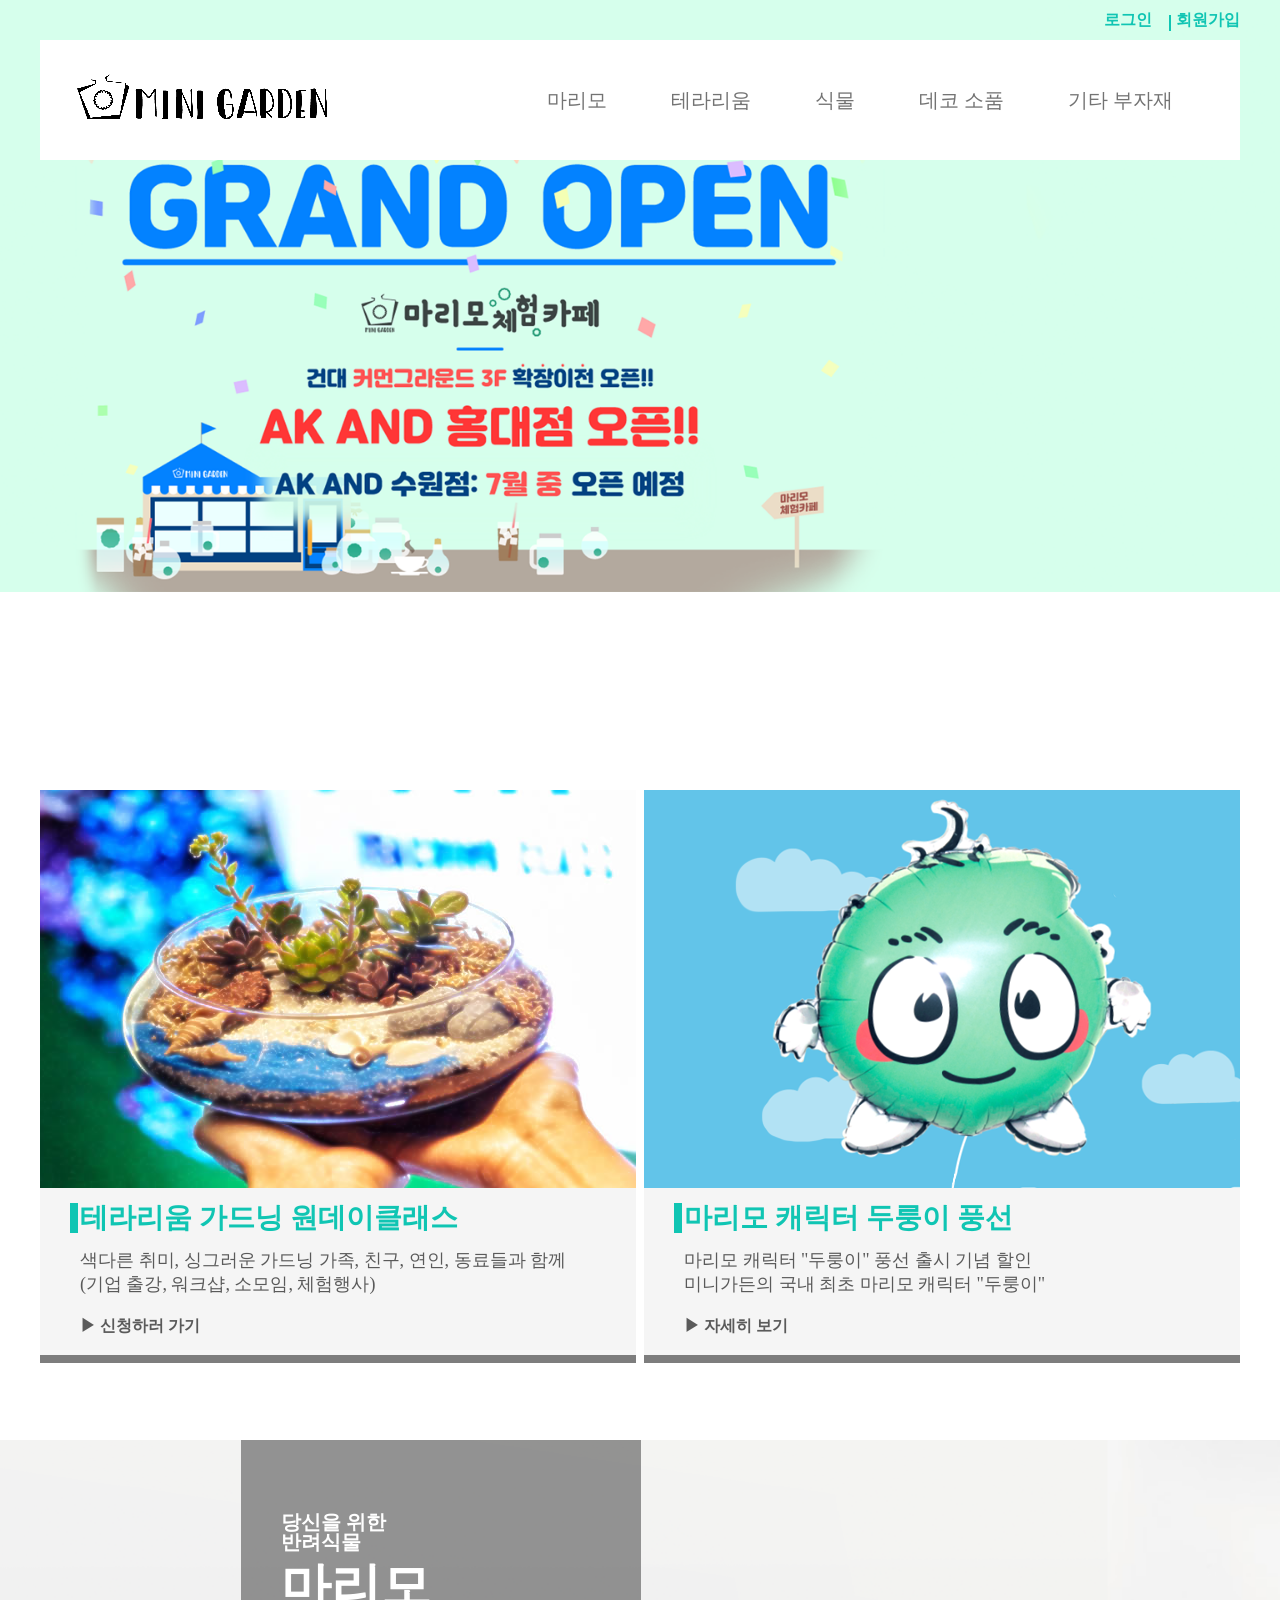
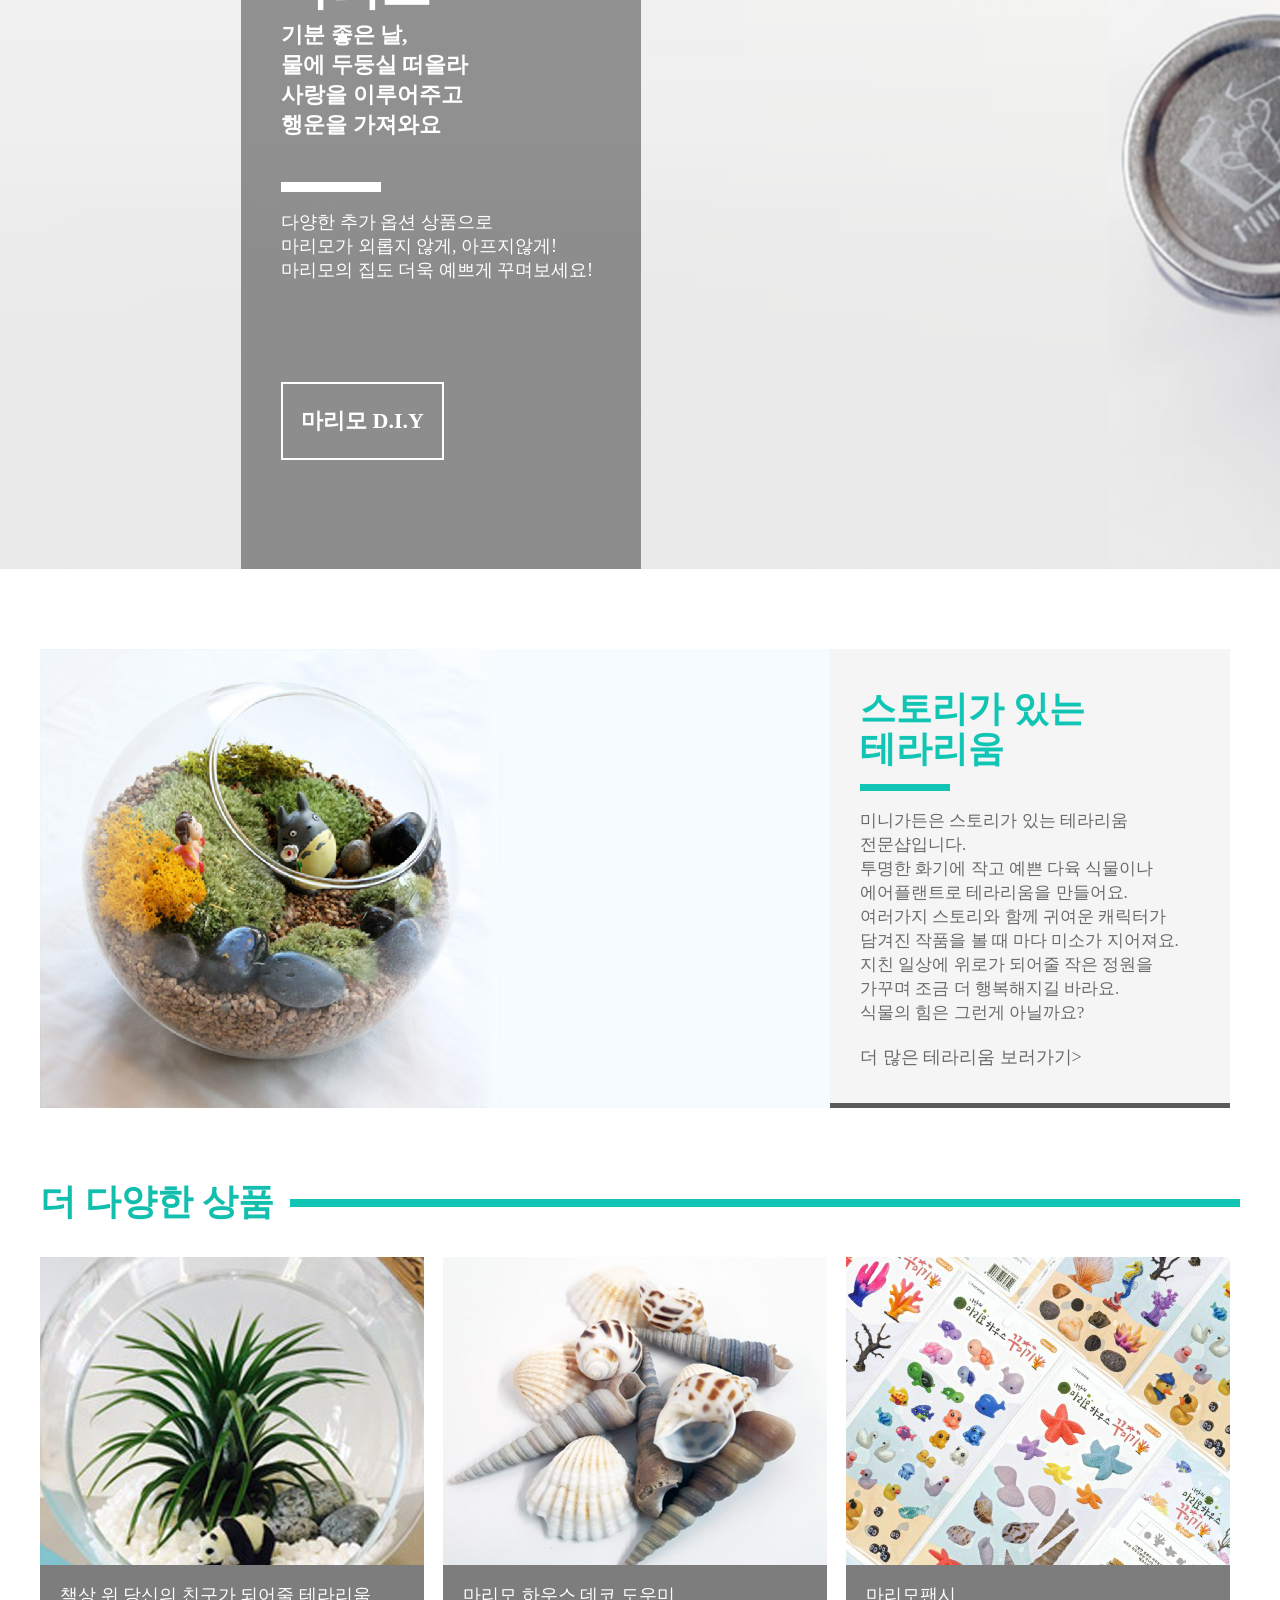
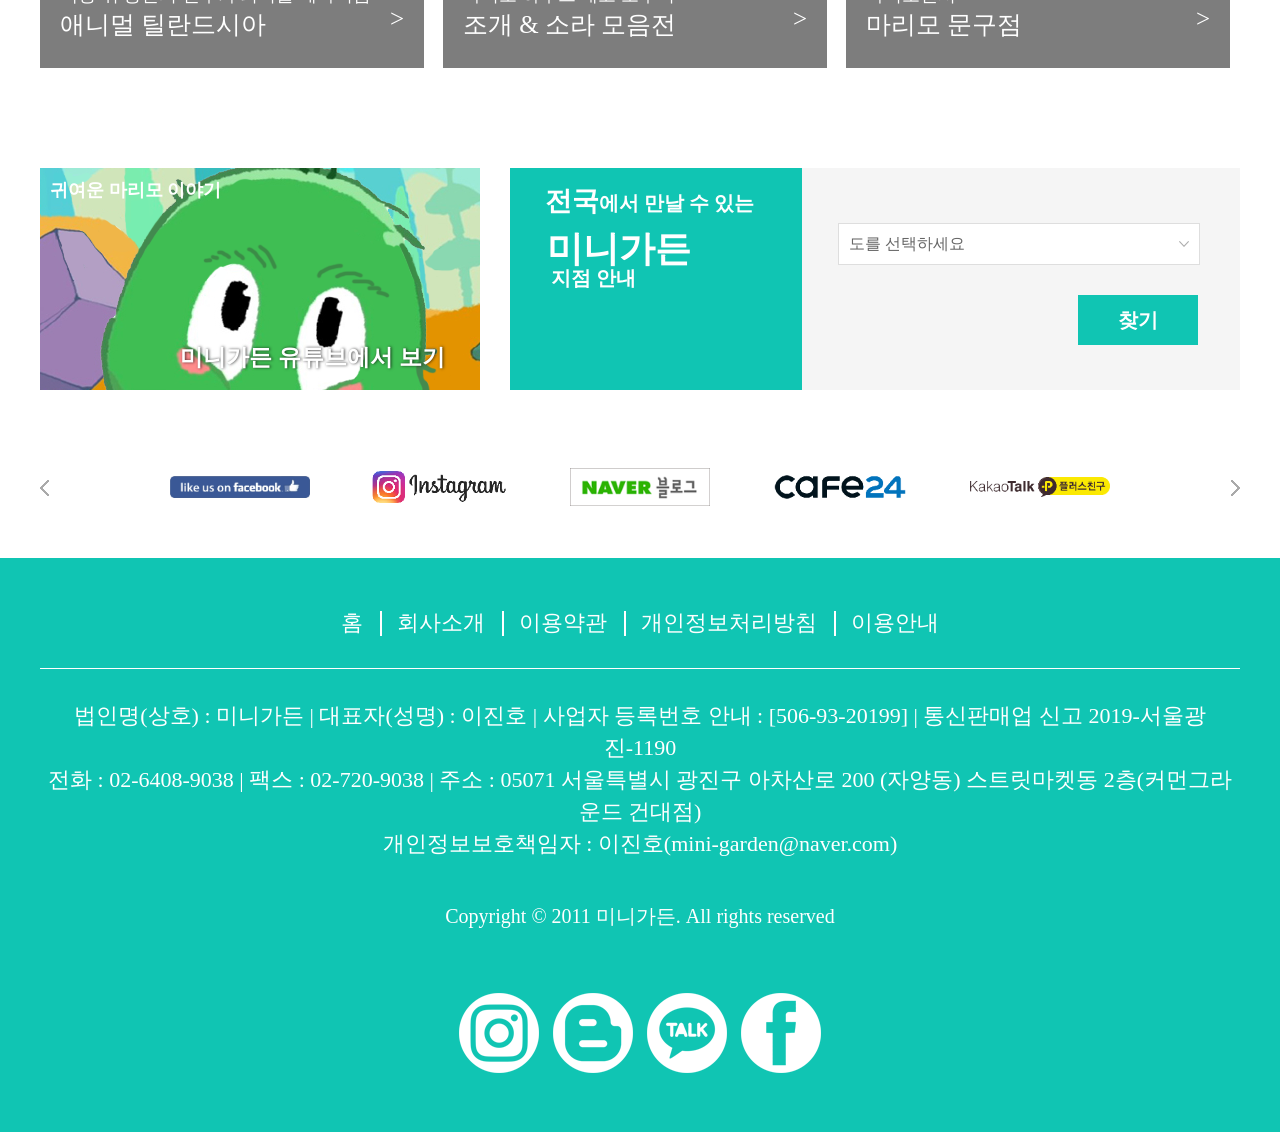
<file: minigarden/index.html>
<!DOCTYPE html>
<html lang="ko">
<head>
<title>title</title>
<meta charset="utf-8">
<meta name="viewport" content="width=device-width, initial-scale=1.0">
<link rel="stylesheet" href="css/style.css">
<link rel="stylesheet" href="assets/css/NotoSansKR.css">

<script src="assets/js/jquery-1.12.4.min.js"></script>
<script src="js/main.js"></script>
</head>

<body>
    <div class="wrapper">
        <header id="header">            
            <div class="menu">
                <div class="location">
                    <ul class="location_inner">
                        <li><a href="">로그인</a></li>
                        <li><a href="">회원가입</a></li>
                    </ul>
                </div>
                <div class="menu_inner">
                    <div class="logo">
                        <h1><a href=""><img src="images/logo.png" alt="logo"></a></h1>
                    </div>
                    <nav id="gnb">
                        <ul>
                            <li><a href="#">마리모</a>
                                <ul>
                                    <li><a href="#">마리모</a></li>
                                    <li><a href="#">마리모 문구점</a></li>
                                </ul>
                            </li>
                            <li><a href="#">테라리움</a>
                                <ul>
                                    <li><a href="#">다육 테라리움</a></li>
                                    <li><a href="#">모스 테라리움</a></li>
                                    <li><a href="#">다육 화분</a></li>
                                </ul>
                            </li>
                            <li><a href="#">식물</a>
                                <ul>
                                    <li><a href="#">틸란드시아</a></li>
                                    <li><a href="#">식물 단품</a></li>
                                </ul>
                            </li>
                            <li><a href="#">데코 소품</a>
                                <ul>
                                    <li><a href="#">이벤트 모음전</a></li>
                                    <li><a href="#">피규어</a></li>
                                    <li><a href="#">보틀</a></li>
                                    <li><a href="#">자갈</a></li>
                                </ul></li>
                            <li><a href="#">기타 부자재</a>
                                <ul>
                                    <li><a href="#">스탠드</a></li>
                                    <li><a href="#">기프트 백</a></li>
                                </ul>
                            </li>
                        </ul>
                    </nav>
                    <div class="menu_shadow"></div>
                </div>
            </div>

            <div class="slide">
                <div class="controller">
                    <div class="slider_pagination">
                        <ul>
                            <li><a href="#">1</a></li>
                            <li><a href="#">2</a></li>
                            <li><a href="#">3</a></li>
                            <li><a href="#">4</a></li>
                        </ul>
                    </div> 
                    <div class="slide_arrow">
                        <ul>
                            <li class="prev"><a href=""><img src="images/prev.png" alt="prev"></a></li>
                            <li class="next"><a href=""><img src="images/next.png" alt="next"></a></li>
                        </ul>
                    </div>
                </div>
               
                <div class="slide_img">
                    <ul>
                        <li><img src="images/slide1.png" alt="slide1"></li>
                        <li><img src="images/slide2.png" alt="slide2"></li>
                        <li><img src="images/slide3.png" alt="slide3"></li>
                        <li><img src="images/slide4.png" alt="slide3"></li>
                    </ul>
                </div>
            </div>
        </header>
        <section id=section>
            <div class="#sec1">
                <div class="main_cont">
                    <div class="main_cont_l">
                        <a href="">
                            <div class="main_cont_1_img">
                                <img src="images/class.png" alt="class">
                            </div>                        
                            <dl>
                                <dt>테라리움 가드닝 원데이클래스</dt>
                                <dd>
                                    <span class="main_cont_info">색다른 취미, 싱그러운 가드닝 가족, 
                                        친구, 연인, 동료들과 함께 <br>
                                        (기업 출강, 워크샵, 소모임, 체험행사) </span><br>
                                
                                    <span class="main_cont_go">▶ 신청하러 가기</span>
                                </dd>
                            </dl>
                        </a>
                    </div>
                    <div class="main_cont_r">
                        <a href="">
                            <div class="balloon_img">
                                <img src="images/balloon.png" alt="balloon">
                            </div>                        
                        <dl>
                            <dt>마리모 캐릭터 두룽이 풍선</dt>
                            <dd>
                                <span class="main_cont_info">마리모 캐릭터 "두룽이" 풍선 출시 기념 할인 <br>
                                    미니가든의 국내 최초 마리모 캐릭터 "두룽이"</span><br>
                                <span class="main_cont_go">▶ 자세히 보기</span>
                            </dd>
                        </dl>
                        </a>
                    </div>
                </div>
            </div>
            <div id="sec2">
                <div class="main_banner">
                    <div class="banner_inner">
                        <div class="banner_info">
                            <div class="banner_text">
                                <div class="text_box">
                                    <span class="banner_title_info">당신을 위한 <br> 반려식물</span>
                                    <h3>마리모</h3>
                                    <span class="banner_cont_info"> 기분 좋은 날, <br> 물에 두둥실 떠올라 <br> 사랑을 이루어주고 <br> 행운을 가져와요</span>
                                    <br>
                                    <span class="banner_marketing">다양한 추가 옵션 상품으로 
                                        <br> 마리모가 외롭지 않게, 아프지않게! <br> 마리모의 집도 더욱 예쁘게 꾸며보세요! </span>
                                    <div class="diy_button"><a href="">마리모 D.I.Y</a></div>
                                </div>
                            </div>
                        </div>
                    </div>               
                </div>
            </div> 
            <div id="sec3">
                <div class="tera">
                    <div class="tera_img"><img src="images/cont.png" alt="cont"></div>
                    <div class="tera_info">
                        <a href="">
                            <div class="text_area">
                                <h2>스토리가 있는 <br>테라리움</h2>
                                <span class="info_cont">
                                    미니가든은 스토리가 있는 테라리움<br>
                                    전문샵입니다.<br>
                                    투명한 화기에 작고 예쁜 다육 식물이나<br>
                                    에어플랜트로 테라리움을 만들어요.<br>
                                    여러가지 스토리와 함께 귀여운 캐릭터가<br>
                                    담겨진 작품을 볼 때 마다 미소가 지어져요.<br>
                                    지친 일상에 위로가 되어줄 작은 정원을<br>
                                    가꾸며 조금 더 행복해지길 바라요.<br>
                                    식물의 힘은 그런게 아닐까요?<br>
                                </span>
                            <p>더 많은 테라리움 보러가기></p>
                            </div>
                            
                        </a>
                    </div>
                </div>
            </div>
            
            <div id="sec4">
                <div class="more_product">
                    <div class="more_title">더 다양한 상품</div>
                    <div class="more_list">
                        <ul>
                            <li>
                                <a href="">
                                    <div class="poroduct1_img">
                                        <img src="images/product1.png" alt="product1">
                                    </div>                                
                                    <dl>
                                        <dt>책상 위 당신의 친구가 되어줄 테라리움</dt>
                                        <dd>애니멀 틸란드시아</dd>
                                    </dl>
                                    <div class="list_go">></div>
                                </a>
                            </li>
                            <li>
                                <a href="">
                                    <div class="product2_img">
                                        <img src="images/product2.png" alt="product2">
                                    </div>                                
                                    <dl>
                                        <dt>마리모 하우스 데코 도우미</dt>
                                        <dd>조개 & 소라 모음전</dd>
                                    </dl>
                                    <div class="list_go">></div>
                                </a>
                            </li>
                            <li>
                                <a href="">
                                    <div class="product3_img">
                                        <img src="images/product3.png" alt="product3">
                                    </div>                                
                                    <dl>
                                        <dt>마리모팬시</dt>
                                        <dd>마리모 문구점</dd>
                                    </dl>
                                    <div class="list_go">></div>
                                </a>
                            </li>
                        </ul>
                    </div> 
                </div>
            </div>
            <div id="sec5">
                <div class="ps">
                    <div class="youtube">
                        <a href="">
                            <desc>
                                <span class="youtube_info">귀여운 마리모 이야기</span>
                                <br>
                                <span class="youtube_connect">미니가든 유튜브에서 보기</span>
                        </desc>
                            <div class="youtube_img">
                                <img src="images/youtube.png" alt="">
                            </div>
                        </a>
                    </div> 
                    <div class="search">
                        <div class="search_title">
                            <dl>
                                <dt>
                                    <span class="search_title_ef">전국</span>에서 만날 수 있는
                                </dt>
                                <dd>
                                    <span class="minigarden">미니가든</span><br>
                                    <span class="information">  지점 안내</span>
                                </dd>
                            </dl>
                        </div>
                        <div class="option">
                            <dl>
                                <dt><a href="#">도를 선택하세요<span></span></a></dt>
                                <dd>
                                    <ul>
                                        <li><a href="/global/en/index" class="eng">경기도</a></li>
                                        <li><a href="/global/cn/index" class="glo">강원도</a></li>
                                        <li><a href="" class="cn">충청도</a></li>
                                        <li><a href="" class="cn">전라도</a></li>
                                        <li><a href="" class="cn">경상도</a></li>
                                    </ul>
                                </dd>
                            </dl>
                            <div class="button"><a href="">찾기</a></div>
                        </div>
                    </div>
                </div>
                <div class="rel_site">
                    <div class="rel_site_inner">
                        <div class="site_wrapper">
                            <ul>
                                <li><a href=""><img src="images/facebook2.png" alt="footer banner1"></a></li>
                                <li><a href=""><img src="images/instragram2.png" alt="footer banner2"></a></li>
                                <li><a href=""><img src="images/blog2.png" alt="footer banner3"></a></li>
                                <li><a href=""><img src="images/cafe24.png" alt="footer banner4"></a></li>
                                <li><a href=""><img src="images/kakao.png" alt="footer banner5"></a></li>
                                <li><a href=""><img src="images/youtube2.png" alt="footer banner6"></a></li>
                            </ul>                            
                        </div>           
                        <div class="direction">
                            <a href="" class="prev"><img src="images/footer_btn_prev.jpg" alt="footer prev"></a>
                            <a href="" class="next"><img src="images/footer_btn_next.jpg" alt="footer next"></a>
                        </div>             
                    </div>
                </div>
            </div>
            
        </section>
        <footer id=footer>
            <div class="footer_inner">
                <div class="com_info">
                    <ul>
                        <li><a href="">홈</a></li>
                        <li><a href="">회사소개</a></li>
                        <li><a href="">이용약관</a></li>
                        <li><a href="">개인정보처리방침</a></li>
                        <li><a href="">이용안내</a></li>
                    </ul>
                </div>
                <div class="under_info">
                    법인명(상호) : 미니가든  |  대표자(성명) : 이진호  |  사업자 등록번호 안내 : [506-93-20199]  |  통신판매업 신고 2019-서울광진-1190 <br>
                    전화 : 02-6408-9038  |  팩스 : 02-720-9038  |  주소 : 05071 서울특별시 광진구 아차산로 200 (자양동) 스트릿마켓동 2층(커먼그라운드 건대점)<br>
                    개인정보보호책임자 : 이진호(mini-garden@naver.com)
                </div>
                <div class="copy_right">Copyright © 2011 미니가든. All rights reserved</div>
                <div class="sns_list">
                    <ul>
                        <li><a href=""><img src="images/instargram.png" alt="instargram"></a></li>
                        <li><a href=""><img src="images/blog.png" alt="blog"></a></li>
                        <li><a href=""><img src="images/kakaotalk.png" alt="kakao"></a></li>
                        <li><a href=""><img src="images/facebook.png" alt="facebook"></a></li>
                    </ul>
                </div>
            </div>
            
        </footer>
    </div>
</body>
</html>
</file>
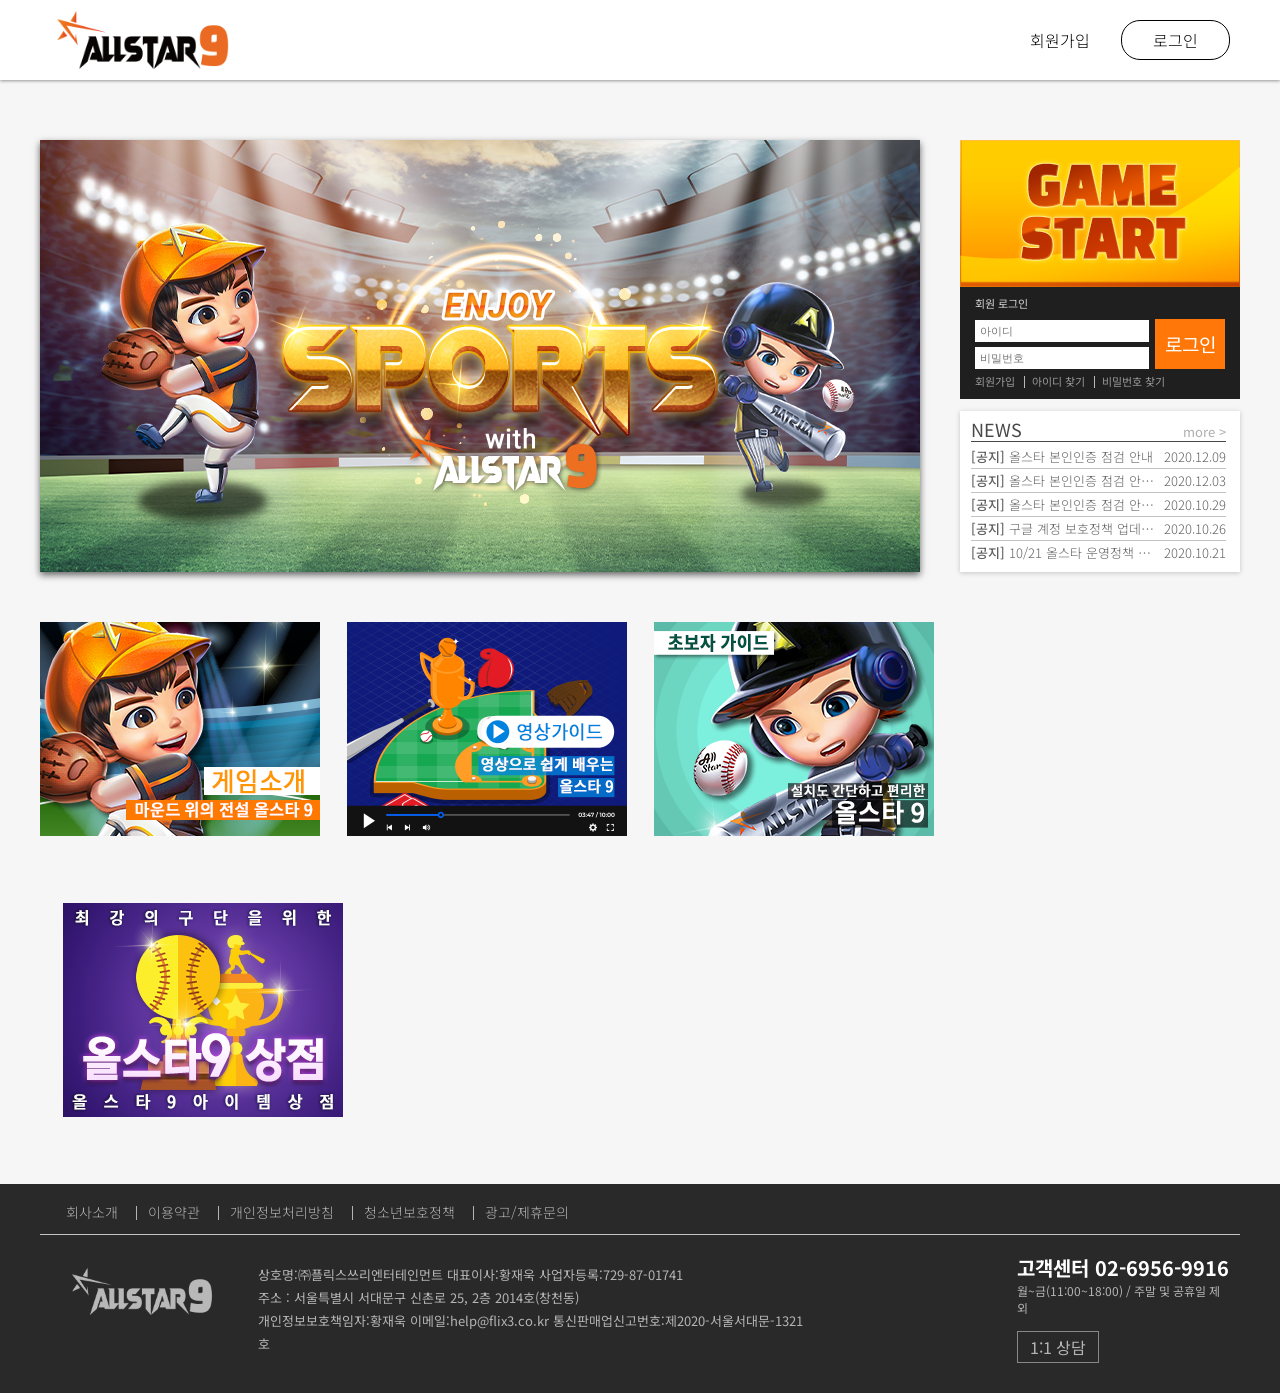
<file: allstar/allstar9/index.html>
<!DOCTYPE html>
<html lang="ko">
<head>
    <meta charset="UTF-8">
    <meta name="viewport" content="width=device-width, initial-scale=1.0">
    <link rel="preconnect" href="https://fonts.gstatic.com">
    <link href="https://fonts.googleapis.com/css2?family=Noto+Sans+KR:wght@100;300;400;500;700;900&display=swap" rel="stylesheet">
    <link rel="stylesheet" href="css/reset.css">
    <link rel="stylesheet" href="css/global.css">
    <title>올스타 9</title>
    <style>              
        #sec1 {
            margin-top: 60px;
            display: flex;            
        }
        .main_bnr {
            width: 880px;
            height: 432px;
            box-shadow: 0 3px 7px rgba(0, 0, 0, 0.6);
        }
        .sec1_right {
            margin-left: 40px;
            width: 280px;
            height: 432px;
        }
        .start a {
            display: block;
            width: 280px;
            height: 147px;
            text-indent: -9999px;
            overflow: hidden;
            background: url(images/start.png) center center no-repeat;
            background-size: contain;
        }
        .start:hover a {
            background-position: 0 2px;
        }
        .login {
            position: relative;
            width: 280px;
            height: 112px;
            padding: 8px 15px;
            background-color: #1f1f1f;
            box-sizing: border-box;
        }
        .login p {
            margin-bottom: 5px;
            font-weight: 400;
            font-size: 11px;
            color: #d5d5d5;
        }
        .login_input input {
            margin-bottom: 1px;
            width: 174px;
            height: auto;
            line-height: normal;
            padding: 5px 0 5px 5px;
            font-weight: 400;
            font-size: 11px;    
            border: none;
            box-sizing: border-box;        
        }
        .login_input .password {
            margin-bottom: 0;
        }
        .login_btn {
            position: absolute;
            top: 32px;
            right: 15px;
        }
        .login_btn a {
            display: block;
            width: 70px;
            height: 50px;
            font-size: 19px;            
            text-align: center;
            line-height: 50px;
            color: #fff;
            background-color: #ff7709;
        }
        .login_locate {
            margin-top: -2px;
        }
        .login_locate li {
            position: relative;
            display: inline-block;
            margin-left: 13px;
        }
        .login_locate li:first-child {           
            margin-left: 0;
        }
        .login_locate li a {
            font-size: 11px;
            color: #979797;
        }
        .login_locate li::before {
            content: "";
            display: block;
            position: absolute;
            width: 1px;
            height: 12px;
            background-color: rgb(185, 185, 185);
            top: 9px;
            left: -8px;
        }
        .login_locate li:first-child::before {
            display: none;
        }
        .news {
            width: 280px;
            height: 161px;
            margin-top: 12px;
            padding: 5px 11px;
            background-color: #fff;
            box-sizing: border-box;
            box-shadow: 0 1px 5px rgba(0, 0, 0, 0.2);
        }
        .news_top {
            position: relative;
        }
        .news_top::after {
            position: absolute;
            content: "";
            display: block;
            width: 255px;
            height: 1px;
            top: 25px;
            left: 0;
            background-color: #484848;
        }
        .news_top li {
            display: inline-block;
            margin-left: 157px;
        }
        .news_top li:first-child {
            margin-left: 0;
        }
        .news_top li p {
            font-size: 18px;
            color: #484848;
        }
        .news_top li a {
            font-size: 13px;
            color: #aeadad;
        }
        .news_list {
            margin-top: 5px;
        }
        .news_list li {
            position: relative;            
            margin-top: 5px;           
        }
        .news_list li a {
            display: flex;
            font-size: 13px;
            font-weight: 300;
            color: #606060;
        }
        .news_list li a .title_text {
            font-weight: 500;
        }
        .news_list li a .desc_text {
            display: block;
            width: 150px;
            margin-right: 5px;
            text-overflow:ellipsis;
            white-space:nowrap;
            word-wrap:normal;
            overflow:hidden;
        }
        .news_list li::before {            
            position: absolute;
            display: block;
            content: "";
            width: 255px;
            height: 1px;
            top: -3px;
            background-color: #c3c3c3;
        }
        .news_list li:first-child:before {      
            display: none;
        }
        #sec2 {
            margin-top: 50px;
            
        }
        #sec2 li {
            display: inline-block;
            width: 280px;
            height: 214px;
            margin-left: 23px;
            vertical-align: top;
            margin-bottom: 67px;
            text-indent: -9999px;
            overflow: hidden;
        }
        #sec2 li a {
            display: block;
            width: 280px;
            height: 214px;
        }
        #sec2 li:first-child {
            margin-left: 0;
            background: url(images/bot_bnr01.png) center center no-repeat;
            background-size: contain;
        }
        #sec2 li:nth-child(2) {
            background: url(images/bot_bnr02.png) center center no-repeat;
            background-size: contain;
        }
        #sec2 li:nth-child(3) {
            background: url(images/bot_bnr03.png) center center no-repeat;
            background-size: contain;
        }
        #sec2 li:last-child {
            background: url(images/bot_bnr04.png) center center no-repeat;
            background-size: contain;
        }
        /* popup */
        .dim {
            position: absolute;
            display: none;
            top: 0;
            left: 0;
            width: 100%;
            height: 100%;
            background-color: rgba(0, 0, 0, 0.4);
            z-index: 10;
        }
        .dim.on {
            display: block;
        }
        #pop_com {
            position: fixed;
            display: none;
            width: 300px;
            height: 100px;
            text-align: center;
            background-color: #fff;
            top: 300px;
            left: 50%;
            margin-left: -150px;
            padding: 20px;
            box-sizing: border-box;
            border: 1px solid #777;
            box-shadow: 0 1px 4px rgba(0, 0, 0, 0.9);
            z-index: 15;
        }
        #pop_com.on {
            display: block;
        }
        #pop_com p {
            font-size: 24px;
            font-weight: 700;
            color: #f35303;
        }
        .close {
            margin: 0 auto;
            margin-top: 5px;
            display: block;
            width: 60px;
            height: 28px;
            font-weight: 400;
            text-align: center;
            background-color: #f76b1c;
            border: 1px solid #d04907;
            color: #fff;
            border-radius: 7px;
            cursor: pointer;
        }
    </style>
</head>
<body>
    <div class="wrapper">
        <header id="header">
            <div class="header_inner">
                <h1 id="logo">
                    <a href="index.html">
                        <img src="images/logo.png" alt="로고">
                    </a>                    
                </h1>
                <div class="locate">
                    <ul>
                        <li><a href="https://www.allstargame.co.kr/members/joinSelect" class="join">회원가입</a></li>
                        <li><a href="#" class="locate_login">로그인</a></li>
                    </ul>
                </div>
            </div>
        </header>
        <section id="section">
            <div id="sec1">
                <div class="main_bnr">
                    <img src="images/main_bnr.jpg" alt="메인배너">
                </div>
                <div class="sec1_right">
                    <div class="start">
                        <a href="javascript:void(0);">game start</a>
                    </div>
                    <div class="login">
                        <p>회원 로그인</p>
                        <div class="login_input">
                            <input type="text" name="로그인" class="id_area" value placeholder="아이디">
                        </div> 
                        <div class="login_input">
                            <input type="password" name="비밀번호" class="password" value placeholder="비밀번호">
                        </div>                         
                        <div class="login_btn">
                            <a href="#">로그인</a>
                        </div>
                        <div class="login_locate">
                            <ul>
                                <li><a href="https://www.allstargame.co.kr/members/joinSelect">회원가입</a></li>
                                <li><a href="https://www.allstargame.co.kr/find/findId">아이디 찾기</a></li>
                                <li><a href="https://www.allstargame.co.kr/find/findPw">비밀번호 찾기</a></li>
                            </ul>
                        </div>
                    </div>
                    <div class="news">
                        <div class="news_top">
                            <ul>
                                <li><p>NEWS</p></li>
                                <li><a href="https://www.allstargame.co.kr/customer/notice" class="more">more ></a></li>
                            </ul>
                        </div>
                        <div class="news_list">
                            <ul>
                                <li>
                                    <a href="https://www.allstargame.co.kr/customer/noticeView/15">
                                        <span class="title_text">[공지]</span>&nbsp;<span class="desc_text">올스타 본인인증 점검 안내</span><span class="news_date">2020.12.09</span>
                                    </a>
                                </li>
                                <li>
                                    <a href="https://www.allstargame.co.kr/customer/noticeView/13">
                                        <span class="title_text">[공지]</span>&nbsp;<span class="desc_text">올스타 본인인증 점검 안내[완료]</span><span class="news_date">2020.12.03</span>
                                    </a>
                                </li>
                                <li>
                                    <a href="https://www.allstargame.co.kr/customer/noticeView/12">
                                        <span class="title_text">[공지]</span>&nbsp;<span class="desc_text">올스타 본인인증 점검 안내[완료]</span><span class="news_date">2020.10.29</span>
                                    </a>
                                </li>
                                <li>
                                    <a href="https://www.allstargame.co.kr/customer/noticeView/11">
                                        <span class="title_text">[공지]</span>&nbsp;<span class="desc_text">구글 계정 보호정책 업데이트 관련 안내</span><span class="news_date">2020.10.26</span>
                                    </a>
                                </li>
                                <li>
                                    <a href="https://www.allstargame.co.kr/customer/noticeView/9">
                                        <span class="title_text">[공지]</span>&nbsp;<span class="desc_text">10/21 올스타 운영정책 위반 계정 조치 안내</span><span class="news_date">2020.10.21</span>
                                    </a>
                                </li>
                            </ul>
                        </div>
                    </div>
                </div>
            </div>
            <div id="sec2">
                <ul>
                    <li>
                        <a href="html/info.html">
                            게임소개
                        </a>                        
                    </li>
                    <li>
                        <a href="javascript:void(0);" onClick="alert('준비중입니다')">
                            영상가이드
                        </a>                        
                    </li>
                    <li>
                        <a href="html/guide.html">
                            초보자 가이드
                        </a>                        
                    </li>
                    <li>
                        <a href="javascript:void(0);" onClick="alert('준비중입니다')">
                            올스타9 상점
                        </a>                       
                    </li>
                </ul>
            </div>
        </section>
        <footer id="footer">
            <div class="footer_inner">
                <div id="ftr1">
                    <ul>
                        <li><a href="http://flix3.co.kr/">회사소개</a></li>
                        <li><a href="https://www.allstargame.co.kr/help/policy">이용약관</a></li>
                        <li><a href="https://www.allstargame.co.kr/help/privacy">개인정보처리방침</a></li>
                        <li><a href="https://www.allstargame.co.kr/help/youth">청소년보호정책</a></li>
                        <li><a href="">광고/제휴문의</a></li>
                    </ul>
                </div>
                <div id="ftr2">
                    
                    <div class="f_logo">
                        <img src="images/logo_gray.png" alt="logo">
                    </div>
                    <div class="info_desc">
                        <ul>
                            <li>상호명:㈜플릭스쓰리엔터테인먼트   대표이사:황재욱   사업자등록:729-87-01741</li>
                            <li>주소 : 서울특별시 서대문구 신촌로 25, 2층 2014호(창천동)</li>
                            <li>개인정보보호책임자:황재욱   이메일:help@flix3.co.kr   통신판매업신고번호:제2020-서울서대문-1321호</li>
                        </ul>
                    </div>
                    <div class="cs_info">
                        <dl>
                            <dt>고객센터 02-6956-9916</dt>
                            <dd>월~금(11:00~18:00) / 주말 및 공휴일 제외</dd>
                        </dl>
                        <a href="https://www.allstargame.co.kr/customer/qnaWrite">
                            1:1 상담
                        </a>
                    </div>
                </div>
            </div>            
        </footer>
        <!-- pop -->
        <div class="dim"></div>
        <div id="pop_com">
            <p>COMMING SOON</p>
            <button class="close">CLOSE</button>
        </div>
    </div>
</body>
</html>
</file>
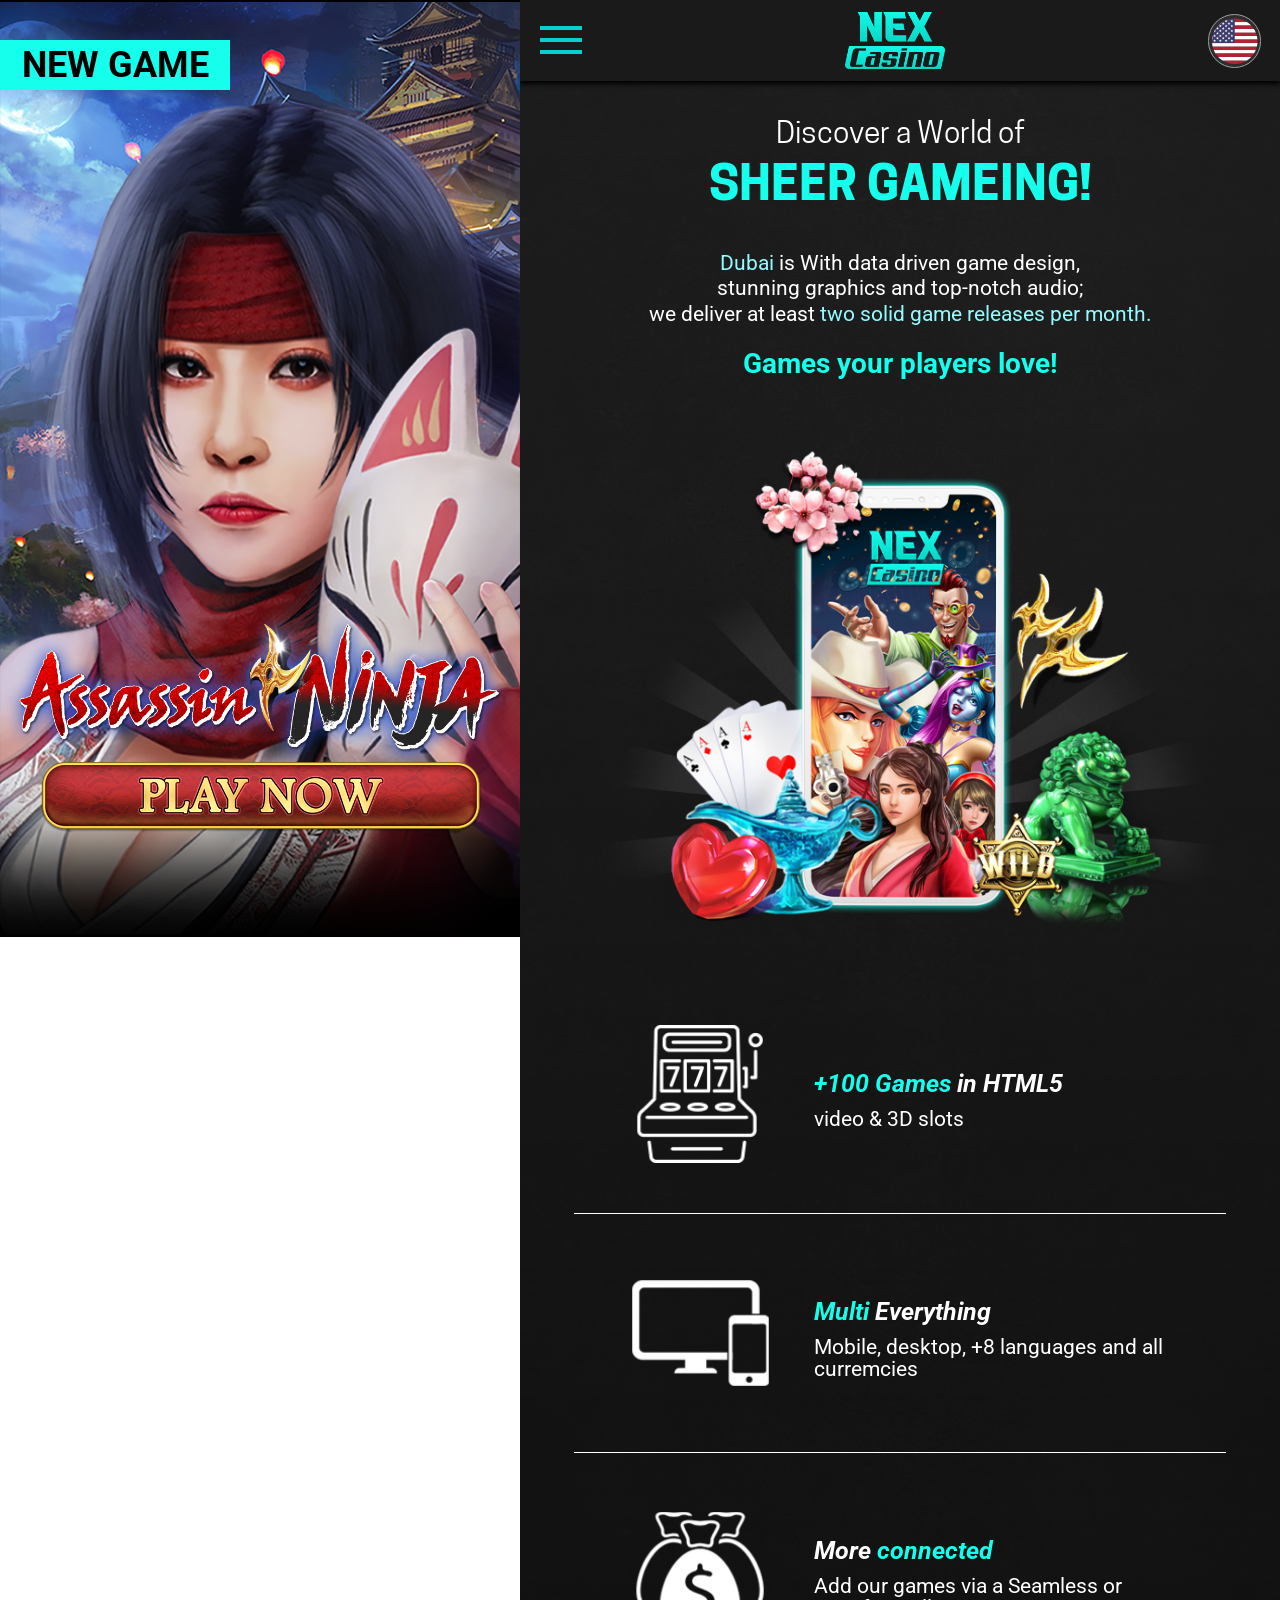
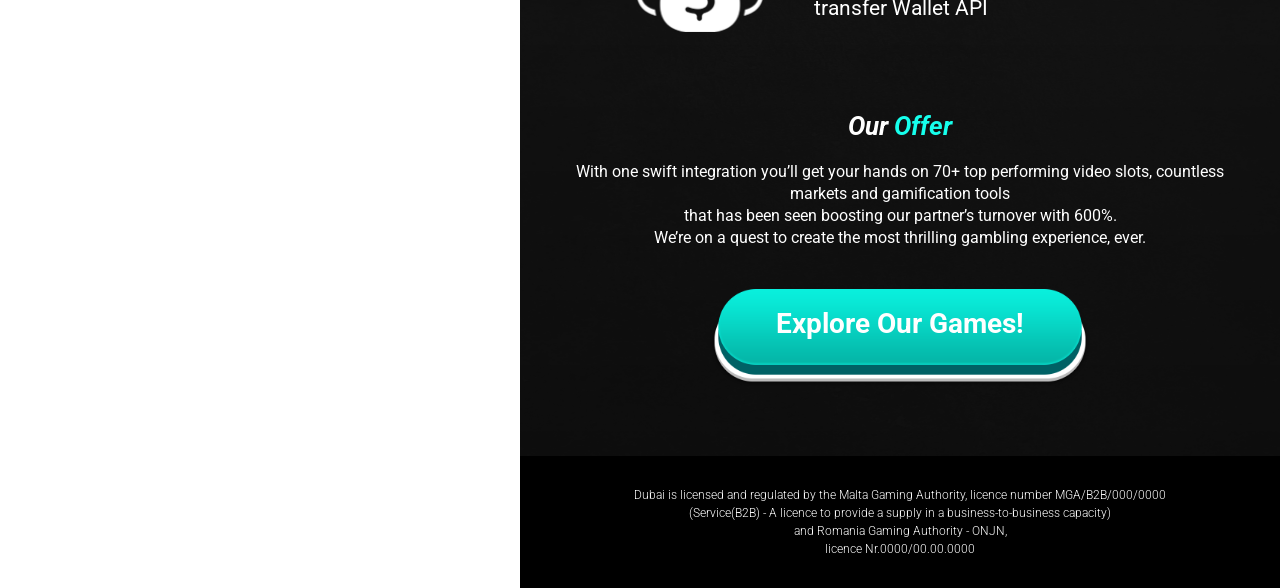
<file: nexcasino/main.html>
<!DOCTYPE html>
<html lang="ko">
<head>
    <meta charset="UTF-8">
    <meta http-equiv="X-UA-Compatible" content="IE=edge">
    <meta name="viewport" content="width=device-width, initial-scale=1.0">
    <title>Dubai</title>
    <!-- font -->
    <link rel="preconnect" href="https://fonts.googleapis.com">
    <link rel="preconnect" href="https://fonts.gstatic.com" crossorigin>
    <link href="https://fonts.googleapis.com/css2?family=Roboto:wght@100;300;400;500;700;900&display=swap" rel="stylesheet">
    <link href="https://fonts.googleapis.com/css2?family=Noto+Sans+KR:wght@100;300;400;500;700;900&family=Roboto:wght@100;300;400;500;700;900&display=swap" rel="stylesheet">
    <!-- font-end -->
    <link rel="stylesheet" href="css/reset.css">
    <link rel="stylesheet" href="css/global.css">
    <link rel="stylesheet" href="css/main.css">
    <script src="https://code.jquery.com/jquery-1.12.4.min.js" integrity="sha256-ZosEbRLbNQzLpnKIkEdrPv7lOy9C27hHQ+Xp8a4MxAQ=" crossorigin="anonymous"></script>
    <script src="js/jquery.dd.min.js"></script>
    <style>
        #msdrpdd21_msdd {
            width: 130px!important;
        }
        @media only screen and (max-width: 1920px) {
            #msdrpdd21_msdd {
                width: 105px!important;
            }
        }
        #msdrpdd20_msdd {
            width: 52px!important;
        }
    </style>
</head>
<body>
    <div class="wrap">
        <div id="slide_container">
            <div class="sldie_title">
                <p>
                    NEW GAME
                </p>
            </div>
            <div class="slide_list">
                <img src="images/newgame01.png" alt="newgame ninja assissin">
            </div>
        </div>
        <div class="content_container">
            <div class="content_inner">
                <header>
                    <div class="side_menu_container">             
                        <div class="side_nav">     
                            <a href="javascript:void(0);" class="side_close">
                                <img src="images/side_close.png" alt="">
                            </a>                            
                            <ul>
                                <li>
                                    <a href="html/main.html">
                                        HOME
                                    </a>
                                </li>
                                <li>
                                    <a href="html/game.html">
                                        GAMES
                                    </a>
                                </li>
                                <li>
                                    <a href="html/about.html">
                                        ABOUT
                                    </a>
                                </li>
                                <li>
                                    <a href="html/news.html">
                                        NEWS
                                    </a>
                                </li>
                                <li>
                                    <a href="html/contact.html">
                                        CONTACT
                                    </a>
                                </li>
                            </ul>
                        </div>                               
                    </div>                 
                    <div id="top">       
                        <nav>                   
                            <div class="menu_icon">
                                <a href="javascript:void(0);">
                                    <img src="images/menu_icon.png" alt="">
                                </a>
                            </div>         
                            <div class="logo">
                                <h1>
                                    <a href="html/main.html">
                                        <img src="images/logo.png" alt="logo">
                                    </a>
                                </h1>
                            </div>   
                            <div class="list_nav">
                                <ul>
                                    <li>
                                        <a href="html/main.html">
                                            HOME
                                        </a>
                                    </li>
                                    <li>
                                        <a href="html/game.html">
                                            GAMES
                                        </a>
                                    </li>
                                    <li>
                                        <a href="html/about.html">
                                            ABOUT
                                        </a>
                                    </li>
                                    <li>
                                        <a href="html/news.html">
                                            NEWS
                                        </a>
                                    </li>
                                    <li>
                                        <a href="html/contact.html">
                                            CONTACT
                                        </a>
                                    </li>
                                </ul>
                            </div>   
                            <div class="m_lang_list">
                                <div class="language_list_container">
                                    <select>
                                        <option value="USA" data-image='images/m_usa_icon.png'></option>
                                        <option value="CHN" data-image='images/m_chn_icon.png'></option>
                                        <option value="CHN" data-image='images/m_chn_icon.png'></option>
                                        <option value="MYS" data-image='images/m_mys_icon.png'></option>
                                        <option value="THA" data-image='images/m_tha_icon.png'></option>
                                        <option value="IDN" data-image='images/m_idn_icon.png'></option>
                                        <option value="JPN" data-image='images/m_jpn_icon.png'></option>
                                        <option value="VNM" data-image='images/m_vnm_icon.png'></option>                                
                                        <option value="KOR" data-image='images/m_kor_icon.png'></option>  
                                    </select>  
                                </div>            
                            </div>                                                                    
                        </nav>
                        <div class="language_option_container">
                            <select>
                                <option value="USA" data-image='images/usa_icon.png'>USA</option>
                                <option value="CHN" data-image='images/chn_icon.png'>CHN</option>
                                <option value="CHN" data-image='images/chn_icon.png'>CHN</option>
                                <option value="MYS" data-image='images/mys_icon.png'>MYS</option>
                                <option value="THA" data-image='images/tha_icon.png'>THA</option>
                                <option value="IDN" data-image='images/idn_icon.png'>IDN</option>
                                <option value="JPN" data-image='images/jpn_icon.png'>JPN</option>
                                <option value="VNM" data-image='images/vnm_icon.png'>JPN</option>                                
                                <option value="KOR" data-image='images/kor_icon.png'>KOR</option>        
                            </select>  
                        </div>                      
                    </div>
                </header>
                <section>
                    <div class="main_title">
                        <p class="title_desc">Discover a World of</p>
                        <p class="title_theme m_text">SHEER GAMEING!</p>
                    </div>
                    <div class="main_desc">
                        <p class="desc_info">
                            <span class="s_text">Dubai</span> is With data driven game design, <br class="small"> stunning graphics and top-notch audio;<br>
                            we deliver at least <span class="s_text">two solid game releases per month.</span><br>
                        </p>
                        <p class="desc_slogan m_text">Games your players love!</p>
                    </div>
                    <div class="main_visual">
                        <img src="images/main_visual.png" alt="main_visual">
                    </div>
                    <div class="char_sec">
                        <div class="char_list game">
                            <dl>
                                <dt>
                                    <img src="images/slot_icon.png" alt="game_icon">
                                </dt>
                                <dd>
                                    <p class="char_title">
                                        <span class="m_text">+100 Games</span> in HTML5
                                    </p>
                                    <p class="char_desc">
                                        video & 3D slots
                                    </p>
                                </dd>
                            </dl>
                        </div>
                        <div class="char_list multi">
                            <dl>
                                <dt>
                                    <img src="images/multi_icon.png" alt="multi_icon">
                                </dt>
                                <dd>
                                    <p class="char_title">
                                        <span class="m_text">Multi </span>Everything
                                    </p>
                                    <p class="char_desc">
                                        Mobile, desktop,<br>
                                        +8 languages and <br class="small">all curremcies
                                    </p>
                                </dd>
                            </dl>
                        </div>
                        <div class="char_list money">
                            <dl>
                                <dt>
                                    <img src="images/money_icon.png" alt="money_icon">
                                </dt>
                                <dd>
                                    <p class="char_title">
                                        More <span class="m_text">connected</span>
                                    </p>
                                    <p class="char_desc">
                                        Add our games via a <br class="small">Seamless<br>
                                        or transfer Wallet API
                                    </p>
                                </dd>
                            </dl>
                        </div>                        
                    </div>
                    <div class="offer_desc">
                        <div class="offer_title">Our <span class="m_text">Offer</span></div>
                        <div class="offer_script">
                            With one swift integration you’ll get your hands on 70+ top performing video slots, countless markets and gamification tools<br>
                            that has been seen boosting our partner’s turnover with 600%.<br>
                            We’re on a quest to create the most thrilling gambling experience, ever.
                        </div>
                    </div>
                    <div class="btn">
                        <a href="html/game.html">Explore Our Games!</a>
                    </div>
                </section>
            </div>                
            <footer>
                <div class="footer_inner">
                    <div class="footer_logo">
                        <img src="images/logo.png" alt="로고">
                    </div>
                    <div class="footer_desc">
                        Dubai is licensed and regulated by the Malta Gaming Authority, licence number MGA/B2B/000/0000<br>
                        (Service(B2B) - A licence to provide a supply in a business-to-business capacity) <br>
                        and Romania Gaming Authority - ONJN,<br>
                        licence Nr.0000/00.00.0000
                    </div>
                </div>
            </footer>
        </div>
    </div>

    <script>
        $(".list_nav li:first-child").addClass('select');
        $(".side_nav li:first-child").addClass('select');

        $("body select").msDropDown();

        $(".language_option_container select").click(function(){
            $(".language_option_container").toggleClass('long');            
        });
        $(".ddChild li").click(function(){
            $(".language_option_container").removeClass('long');            
        });
        $("body").click(function(){
            $(".language_option_container").removeClass('long');            
        });
        
        $(".language_list_container select").click(function(){
            $(".language_list_container").toggleClass('long');            
        });
        $(".ddChild li").click(function(){
            $(".language_list_container").removeClass('long');            
        });
        $("body").click(function(){
            $(".language_list_container").removeClass('long');            
        });

        $('document').ready(function(){
            $('.menu_icon a').click(function(e){
                e.preventDefault();
                $('.side_nav').addClass("show");
            });
            $('.side_close').click(function(e){
                e.preventDefault();
                $('.side_nav').removeClass("show");
            });           
        });
    </script>
</body>
</html>
</file>
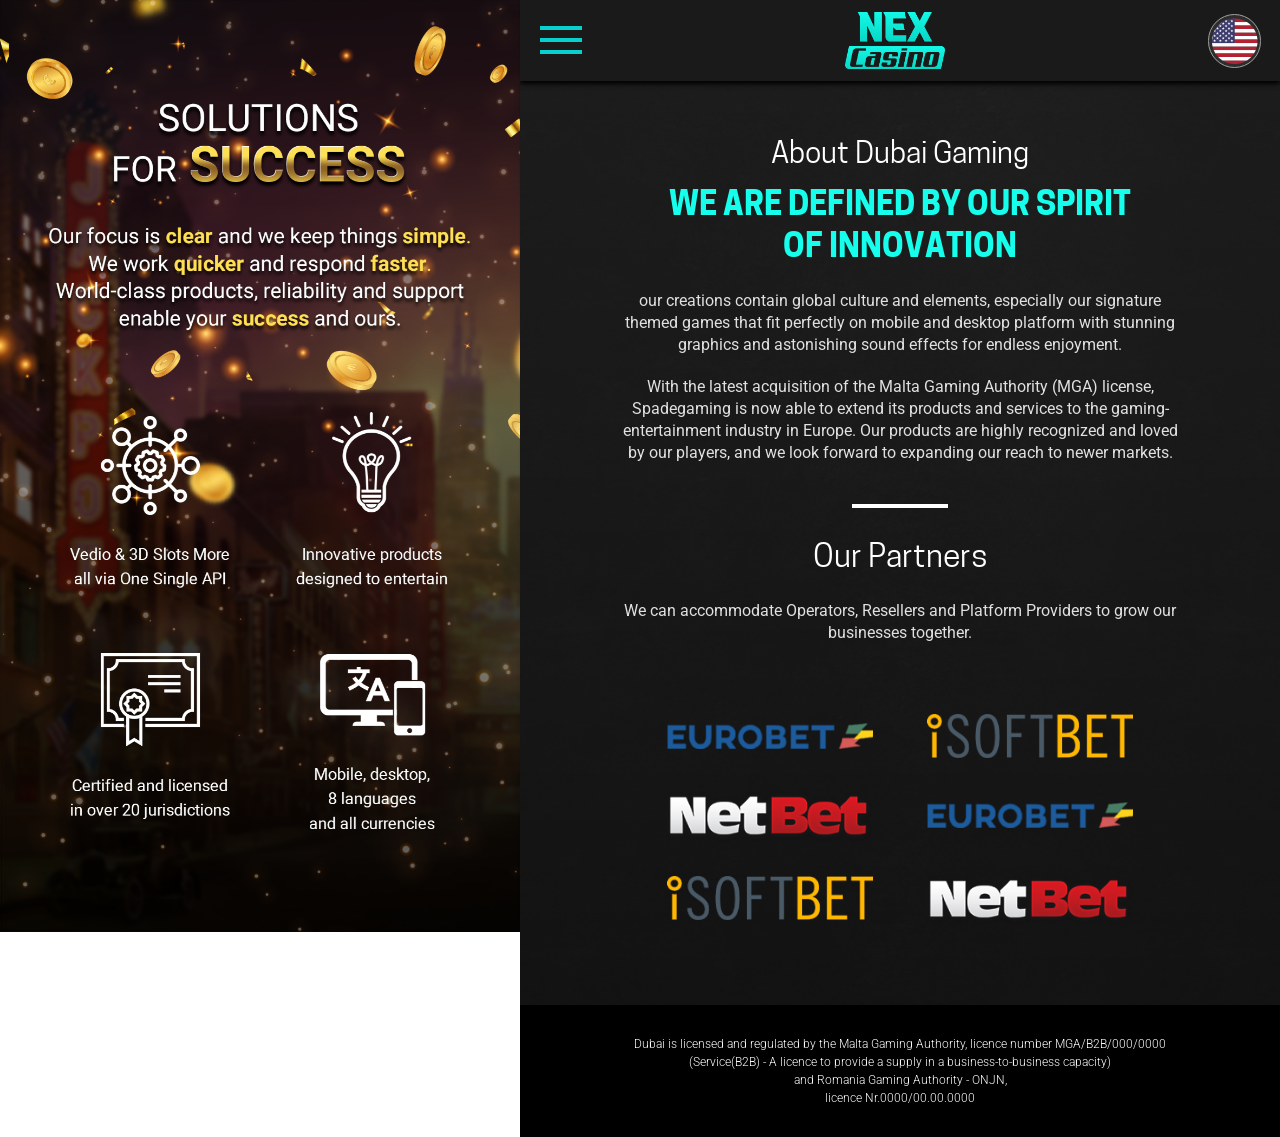
<file: nexcasino/html/about.html>
<!DOCTYPE html>
<html lang="ko">
<head>
    <meta charset="UTF-8">
    <meta http-equiv="X-UA-Compatible" content="IE=edge">
    <meta name="viewport" content="width=device-width, initial-scale=1.0">
    <title>about</title>
    <!-- font -->
    <link rel="preconnect" href="https://fonts.googleapis.com">
    <link rel="preconnect" href="https://fonts.gstatic.com" crossorigin>
    <link href="https://fonts.googleapis.com/css2?family=Roboto:wght@100;300;400;500;700;900&display=swap" rel="stylesheet">
    <link href="https://fonts.googleapis.com/css2?family=Noto+Sans+KR:wght@100;300;400;500;700;900&family=Roboto:wght@100;300;400;500;700;900&display=swap" rel="stylesheet">
    <!-- font-end -->
    <link rel="stylesheet" href="../css/reset.css">
    <link rel="stylesheet" href="../css/global.css">
    <link rel="stylesheet" href="../css/about.css">
    <script src="https://code.jquery.com/jquery-1.12.4.min.js" integrity="sha256-ZosEbRLbNQzLpnKIkEdrPv7lOy9C27hHQ+Xp8a4MxAQ=" crossorigin="anonymous"></script>
    <script src="../js/jquery.dd.min.js"></script>
    <style>
        #msdrpdd21_msdd {
            width: 130px!important;
        }
        @media only screen and (max-width: 1920px) {
            #msdrpdd21_msdd {
                width: 105px!important;
            }
        }
        #msdrpdd20_msdd {
            width: 52px!important;
        }
    </style>
</head>
<body>
    <div class="wrap">
        <div id="slide_container">
            <div class="slide_list">
                <img src="../images/about.png" alt="WILD WEST SALOON upcoming">
            </div>
        </div>
        <div class="content_container">
            <div class="content_inner">
                <header>
                    <div class="side_menu_container">             
                        <div class="side_nav">     
                            <a href="javascript:void(0);" class="side_close">
                                <img src="../images/side_close.png" alt="">
                            </a>                            
                            <ul>
                                <li>
                                    <a href="../html/main.html">
                                        HOME
                                    </a>
                                </li>
                                <li>
                                    <a href="../html/game.html">
                                        GAMES
                                    </a>
                                </li>
                                <li>
                                    <a href="../html/about.html">
                                        ABOUT
                                    </a>
                                </li>
                                <li>
                                    <a href="../html/news.html">
                                        NEWS
                                    </a>
                                </li>
                                <li>
                                    <a href="../html/contact.html">
                                        CONTACT
                                    </a>
                                </li>
                            </ul>
                        </div>                               
                    </div>                 
                    <div id="top">       
                        <nav>                   
                            <div class="menu_icon">
                                <a href="javascript:void(0);">
                                    <img src="../images/menu_icon.png" alt="">
                                </a>
                            </div>         
                            <div class="logo">
                                <h1>
                                    <a href="../html/main.html">
                                        <img src="../images/logo.png" alt="logo">
                                    </a>
                                </h1>
                            </div>   
                            <div class="list_nav">
                                <ul>
                                    <li>
                                        <a href="../html/main.html">
                                            HOME
                                        </a>
                                    </li>
                                    <li>
                                        <a href="../html/game.html">
                                            GAMES
                                        </a>
                                    </li>
                                    <li>
                                        <a href="../html/about.html">
                                            ABOUT
                                        </a>
                                    </li>
                                    <li>
                                        <a href="../html/news.html">
                                            NEWS
                                        </a>
                                    </li>
                                    <li>
                                        <a href="../html/contact.html">
                                            CONTACT
                                        </a>
                                    </li>
                                </ul>
                            </div>   
                            <div class="m_lang_list">
                                <div class="language_list_container">
                                    <select>
                                        <option value="USA" data-image='../images/m_usa_icon.png'></option>
                                        <option value="CHN" data-image='../images/m_chn_icon.png'></option>
                                        <option value="CHN" data-image='../images/m_chn_icon.png'></option>
                                        <option value="MYS" data-image='../images/m_mys_icon.png'></option>
                                        <option value="THA" data-image='../images/m_tha_icon.png'></option>
                                        <option value="IDN" data-image='../images/m_idn_icon.png'></option>
                                        <option value="JPN" data-image='../images/m_jpn_icon.png'></option>
                                        <option value="VNM" data-image='../images/m_vnm_icon.png'></option>                                
                                        <option value="KOR" data-image='../images/m_kor_icon.png'></option>    
                                    </select>  
                                </div>            
                            </div>                                                                    
                        </nav>
                        <div class="language_option_container">
                            <select>
                                <option value="USA" data-image='../images/usa_icon.png'>USA</option>
                                <option value="CHN" data-image='../images/chn_icon.png'>CHN</option>
                                <option value="CHN" data-image='../images/chn_icon.png'>CHN</option>
                                <option value="MYS" data-image='../images/mys_icon.png'>MYS</option>
                                <option value="THA" data-image='../images/tha_icon.png'>THA</option>
                                <option value="IDN" data-image='../images/idn_icon.png'>IDN</option>
                                <option value="JPN" data-image='../images/jpn_icon.png'>JPN</option>
                                <option value="VNM" data-image='../images/vnm_icon.png'>JPN</option>                                
                                <option value="KOR" data-image='../images/kor_icon.png'>KOR</option>        
                            </select>  
                        </div>                      
                    </div>
                </header>
                <section>
                    <div class="about_title">
                        <div class="title_desc">
                            About Dubai Gaming
                        </div>
                        <p class="slogan">
                            WE ARE DEFINED BY OUR SPIRIT <br>
                            OF INNOVATION
                        </p>
                    </div>
                    <div class="slogan_desc">
                        <p class="about_desc top">
                            our creations contain global culture and elements, especially our signature themed games that fit perfectly on mobile and desktop platform with stunning graphics and astonishing sound effects for endless enjoyment.
                        </p>
                        <p class="about_desc bottom">
                            With the latest acquisition of the Malta Gaming Authority (MGA) license, Spadegaming is now able to extend its products and services to the gaming-entertainment industry in Europe. Our products are highly recognized and loved by our players, and we look forward to expanding our reach to newer markets.
                        </p>
                    </div>
                    <div class="contour"></div>
                    <div class="partner_section">
                        <div class="partner_title">
                            Our Partners
                        </div>
                        <div class="about_desc partner">
                            We can accommodate Operators, Resellers and Platform Providers <br>
                            to grow our businesses together.
                        </div>
                        <div class="partner_list">
                            <ul>
                                <li>
                                    <img src="../images/eurobet.png" alt="eurobet">
                                </li>
                                <li>
                                    <img src="../images/softbet.png" alt="softbet">
                                </li>
                                <li>
                                    <img src="../images/netbet.png" alt="netbet">
                                </li>
                                <li>
                                    <img src="../images/eurobet.png" alt="eurobet">
                                </li>
                                <li>
                                    <img src="../images/softbet.png" alt="softbet">
                                </li>
                                <li>
                                    <img src="../images/netbet.png" alt="netbet">
                                </li>
                            </ul>
                        </div>
                    </div>
                </section>
            </div>                
            <footer>
                <div class="footer_inner">
                    <div class="footer_logo">
                        <img src="../images/logo.png" alt="로고">
                    </div>
                    <div class="footer_desc">
                        Dubai is licensed and regulated by the Malta Gaming Authority, licence number MGA/B2B/000/0000<br>
                        (Service(B2B) - A licence to provide a supply in a business-to-business capacity) <br>
                        and Romania Gaming Authority - ONJN,<br>
                        licence Nr.0000/00.00.0000
                    </div>
                </div>
            </footer>
        </div>
    </div>

    <script>
        $(".list_nav li:nth-child(3)").addClass('select');
        $(".side_nav li:nth-child(3)").addClass('select');

        $("body select").msDropDown();

        $(".language_option_container select").click(function(){
            $(".language_option_container").toggleClass('long');            
        });
        $(".ddChild li").click(function(){
            $(".language_option_container").removeClass('long');            
        });
        $("body").click(function(){
            $(".language_option_container").removeClass('long');            
        });
        
        $(".language_list_container select").click(function(){
            $(".language_list_container").toggleClass('long');            
        });
        $(".ddChild li").click(function(){
            $(".language_list_container").removeClass('long');            
        });
        $("body").click(function(){
            $(".language_list_container").removeClass('long');            
        });

        $('document').ready(function(){
            $('.menu_icon a').click(function(e){
                e.preventDefault();
                $('.side_nav').addClass("show");
            });
            $('.side_close').click(function(e){
                e.preventDefault();
                $('.side_nav').removeClass("show");
            });           
        });
    </script>
</body>
</html>
</file>
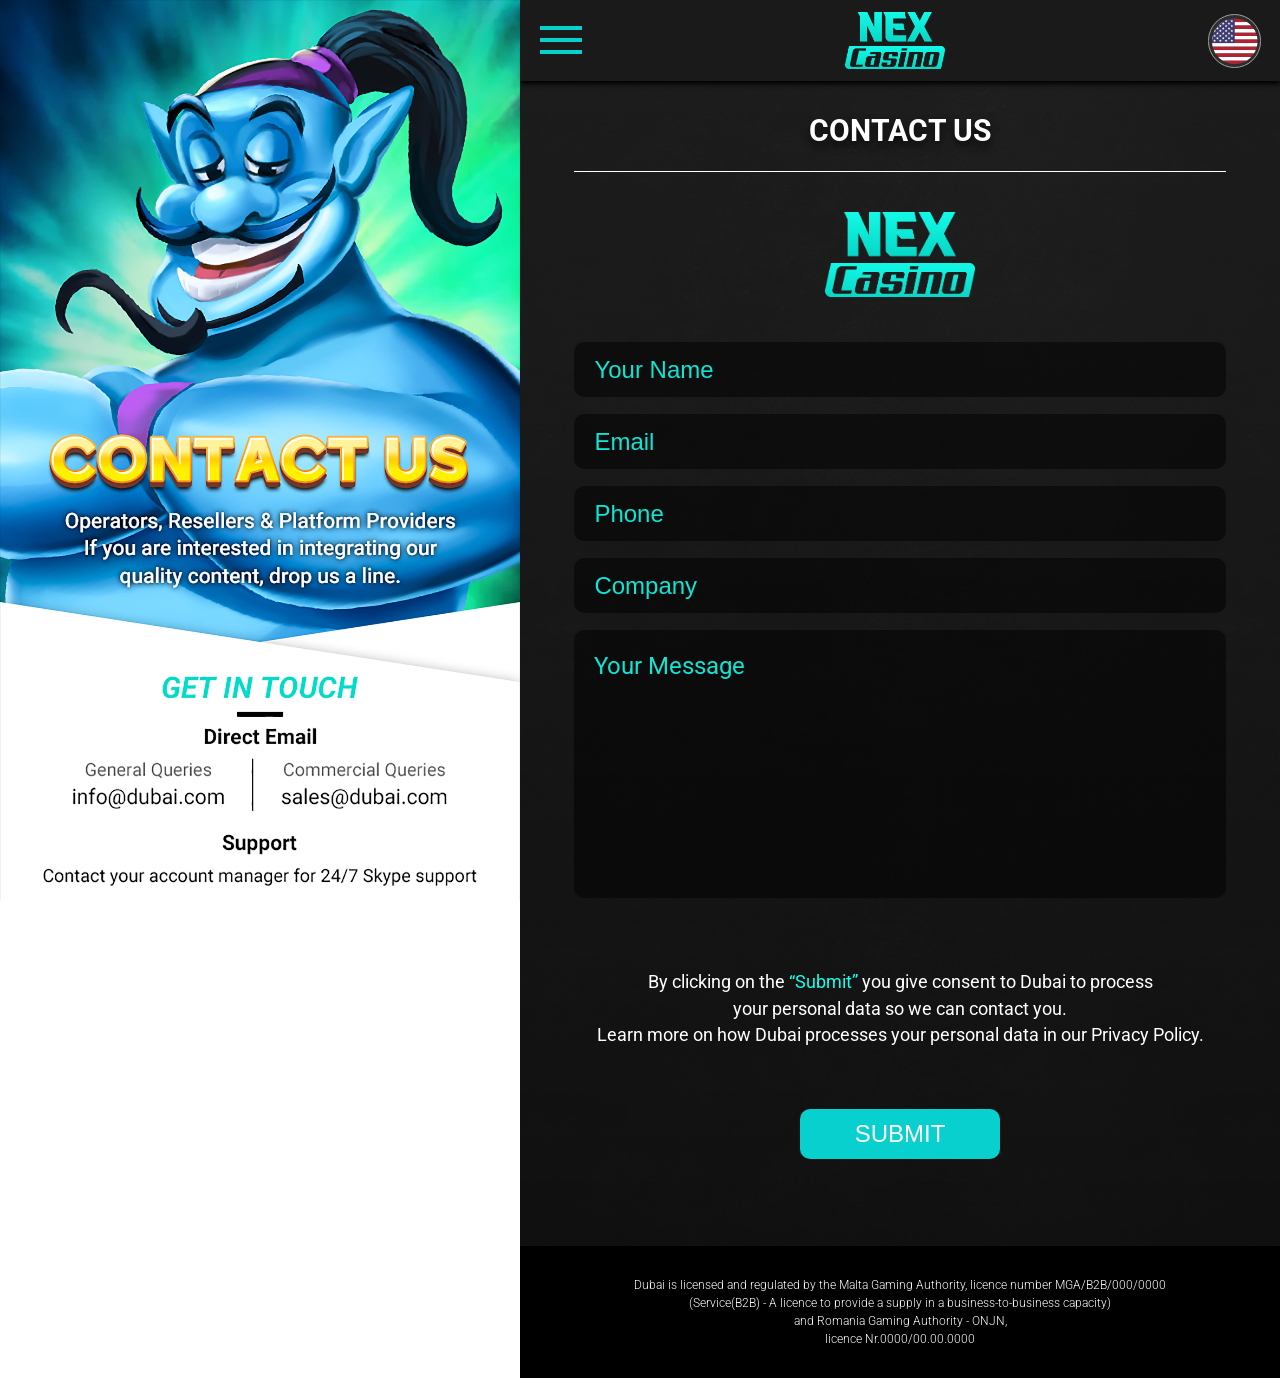
<file: nexcasino/html/contact.html>
<!DOCTYPE html>
<html lang="ko">
<head>
    <meta charset="UTF-8">
    <meta http-equiv="X-UA-Compatible" content="IE=edge">
    <meta name="viewport" content="width=device-width, initial-scale=1.0">
    <title>contact</title>
    <!-- font -->
    <link rel="preconnect" href="https://fonts.googleapis.com">
    <link rel="preconnect" href="https://fonts.gstatic.com" crossorigin>
    <link href="https://fonts.googleapis.com/css2?family=Roboto:wght@100;300;400;500;700;900&display=swap" rel="stylesheet">
    <link href="https://fonts.googleapis.com/css2?family=Noto+Sans+KR:wght@100;300;400;500;700;900&family=Roboto:wght@100;300;400;500;700;900&display=swap" rel="stylesheet">
    <!-- font-end -->
    <link rel="stylesheet" href="../css/reset.css">
    <link rel="stylesheet" href="../css/global.css">
    <link rel="stylesheet" href="../css/contact.css">
    <script src="https://code.jquery.com/jquery-1.12.4.min.js" integrity="sha256-ZosEbRLbNQzLpnKIkEdrPv7lOy9C27hHQ+Xp8a4MxAQ=" crossorigin="anonymous"></script>
    <script src="../js/jquery.dd.min.js"></script>
    <style>
        #msdrpdd21_msdd {
            width: 130px!important;
        }
        @media only screen and (max-width: 1920px) {
            #msdrpdd21_msdd {
                width: 105px!important;
            }
        }
        #msdrpdd20_msdd {
            width: 52px!important;
        }
    </style>
</head>
<body>
    <div class="wrap">
        <div id="slide_container">
            <div class="slide_list">
                <img src="../images/contact.png" alt="WILD WEST SALOON upcoming">
            </div>
        </div>
        <div class="content_container">
            <div class="content_inner">
                <header>
                    <div class="side_menu_container">             
                        <div class="side_nav">     
                            <a href="javascript:void(0);" class="side_close">
                                <img src="../images/side_close.png" alt="">
                            </a>                            
                            <ul>
                                <li>
                                    <a href="../html/main.html">
                                        HOME
                                    </a>
                                </li>
                                <li>
                                    <a href="../html/game.html">
                                        GAMES
                                    </a>
                                </li>
                                <li>
                                    <a href="../html/about.html">
                                        ABOUT
                                    </a>
                                </li>
                                <li>
                                    <a href="../html/news.html">
                                        NEWS
                                    </a>
                                </li>
                                <li>
                                    <a href="../html/contact.html">
                                        CONTACT
                                    </a>
                                </li>
                            </ul>
                        </div>                               
                    </div>                 
                    <div id="top">       
                        <nav>                   
                            <div class="menu_icon">
                                <a href="javascript:void(0);">
                                    <img src="../images/menu_icon.png" alt="">
                                </a>
                            </div>         
                            <div class="logo">
                                <h1>
                                    <a href="../html/main.html">
                                        <img src="../images/logo.png" alt="logo">
                                    </a>
                                </h1>
                            </div>   
                            <div class="list_nav">
                                <ul>
                                    <li>
                                        <a href="../html/main.html">
                                            HOME
                                        </a>
                                    </li>
                                    <li>
                                        <a href="../html/game.html">
                                            GAMES
                                        </a>
                                    </li>
                                    <li>
                                        <a href="../html/about.html">
                                            ABOUT
                                        </a>
                                    </li>
                                    <li>
                                        <a href="../html/news.html">
                                            NEWS
                                        </a>
                                    </li>
                                    <li>
                                        <a href="../html/contact.html">
                                            CONTACT
                                        </a>
                                    </li>
                                </ul>
                            </div>   
                            <div class="m_lang_list">
                                <div class="language_list_container">
                                    <select>
                                        <option value="USA" data-image='../images/m_usa_icon.png'></option>
                                        <option value="CHN" data-image='../images/m_chn_icon.png'></option>
                                        <option value="CHN" data-image='../images/m_chn_icon.png'></option>
                                        <option value="MYS" data-image='../images/m_mys_icon.png'></option>
                                        <option value="THA" data-image='../images/m_tha_icon.png'></option>
                                        <option value="IDN" data-image='../images/m_idn_icon.png'></option>
                                        <option value="JPN" data-image='../images/m_jpn_icon.png'></option>
                                        <option value="VNM" data-image='../images/m_vnm_icon.png'></option>                                
                                        <option value="KOR" data-image='../images/m_kor_icon.png'></option>  
                                    </select>  
                                </div>            
                            </div>                                                                    
                        </nav>
                        <div class="language_option_container">
                            <select>
                                <option value="USA" data-image='../images/usa_icon.png'>USA</option>
                                <option value="CHN" data-image='../images/chn_icon.png'>CHN</option>
                                <option value="CHN" data-image='../images/chn_icon.png'>CHN</option>
                                <option value="MYS" data-image='../images/mys_icon.png'>MYS</option>
                                <option value="THA" data-image='../images/tha_icon.png'>THA</option>
                                <option value="IDN" data-image='../images/idn_icon.png'>IDN</option>
                                <option value="JPN" data-image='../images/jpn_icon.png'>JPN</option>
                                <option value="VNM" data-image='../images/vnm_icon.png'>JPN</option>                                
                                <option value="KOR" data-image='../images/kor_icon.png'>KOR</option>        
                            </select>  
                        </div>                      
                    </div>
                </header>
                <section>
                    <div id="section_top">
                        <div class="section_title">
                            CONTACT US
                        </div>
                    </div>    
                    <div class="contact_logo">
                        <img src="../images/logo.png" alt="DUBAI COMPANY">
                    </div>
                    <div class="contact_container">
                        <form action="">
                            <input type="text" id="contact_name" placeholder="Your Name">
                            <input type="email" name="your_email" id="contact_email" placeholder="Email">
                            <input type="tel" name="phonenumber" id="contact_phone" placeholder="Phone">
                            <input type="text" id="contact_company" placeholder="Company">
                            <textarea name="message" id="contact_message" placeholder="Your Message"></textarea>
                            <div class="contact_desc">
                                By clicking on the <span class="b_text">“Submit”</span> you give consent to Dubai to process <br>
                                your personal data so we can contact you. <br>
                                Learn more on how Dubai processes your personal data in our Privacy Policy.
                            </div>  
                            <div class="submit_container">
                                <input type="submit" value="SUBMIT">
                            </div>
                        </form>                        
                    </div>                     
                </section>
            </div>                
            <footer>
                <div class="footer_inner">
                    <div class="footer_logo">
                        <img src="../images/logo.png" alt="로고">
                    </div>
                    <div class="footer_desc">
                        Dubai is licensed and regulated by the Malta Gaming Authority, licence number MGA/B2B/000/0000<br>
                        (Service(B2B) - A licence to provide a supply in a business-to-business capacity) <br>
                        and Romania Gaming Authority - ONJN,<br>
                        licence Nr.0000/00.00.0000
                    </div>
                </div>
            </footer>
        </div>
    </div>

    <script>
        $(".list_nav li:last-child").addClass('select');
        $(".side_nav li:last-child").addClass('select');

        $("body select").msDropDown();

        $(".language_option_container select").click(function(){
            $(".language_option_container").toggleClass('long');            
        });
        $(".ddChild li").click(function(){
            $(".language_option_container").removeClass('long');            
        });
        $("body").click(function(){
            $(".language_option_container").removeClass('long');            
        });
        
        $(".language_list_container select").click(function(){
            $(".language_list_container").toggleClass('long');            
        });
        $(".ddChild li").click(function(){
            $(".language_list_container").removeClass('long');            
        });
        $("body").click(function(){
            $(".language_list_container").removeClass('long');            
        });

        $('document').ready(function(){
            $('.menu_icon a').click(function(e){
                e.preventDefault();
                $('.side_nav').addClass("show");
            });
            $('.side_close').click(function(e){
                e.preventDefault();
                $('.side_nav').removeClass("show");
            });           
        });

        $("#contact_phone").keyup(function(event){
            var inputVal = $(this).val();
            $(this).val(inputVal.replace(/[^0-9]/gi,''));
        });
        
    </script>
</body>
</html>
</file>
<file: minigarden/css/style.css>
body, h1, h2, h3, h4, h5, h6, p, dl, ul {
  margin: 0;
  padding: 0; }

ul, ol {
  list-style: none; }

li {
  list-style: none; }

a {
  text-decoration: none;
  color: #000; }

img {
  vertical-align: middle;
  max-width: 100%; }

body {
  font-size: 1em;
  color: #000; }

dl, dt, dd {
  margin: 0;
  padding: 0; }

dl, dt, dd {
  /* 2020-07-27 */
  margin: 0;
  padding: 0; }

.location {
  width: 1200px;
  position: relative;
  z-index: 100;
  top: 10px;
  left: 50%;
  margin-left: -600px; }
  .location .location_inner {
    position: absolute;
    width: 1200px;
    text-align: right; }
    .location .location_inner li {
      display: inline-block;
      margin-left: 20px; }
      .location .location_inner li a {
        font-weight: 700;
        color: #10C5B3; }
        .location .location_inner li a::after {
          content: "";
          display: block;
          position: absolute;
          width: 2px;
          height: 16px;
          top: 5px;
          right: 69px;
          background-color: #10C5B3; }

.menu {
  min-width: 1200px;
  position: relative;
  z-index: 100; }
  .menu .menu_inner {
    width: 1200px;
    height: 120px;
    position: absolute;
    top: 40px;
    left: 50%;
    margin-left: -600px;
    background-color: #fff; }
    .menu .menu_inner .logo {
      position: absolute;
      top: 14px;
      margin-left: 20px;
      z-index: 100; }

#gnb {
  width: 800px;
  height: 120px;
  text-align: center;
  margin-left: 420px;
  overflow: hidden;
  -webkit-transition: height 0.3s;
  transition: height 0.3s;
  -webkit-transition-delay: 0;
  transition-delay: 0; }
  #gnb:hover {
    height: 280px; }
  #gnb > ul > li {
    display: inline-block;
    position: relative;
    z-index: 100; }
    #gnb > ul > li:hover > a, #gnb > ul > li:focus > a {
      color: #10C5B3; }
      #gnb > ul > li:hover > a::after, #gnb > ul > li:focus > a::after {
        content: "";
        display: block;
        position: absolute;
        bottom: 0px;
        left: 27%;
        width: 0;
        height: 4px;
        background-color: #10C5B3;
        -webkit-transition: width 0.3s;
        transition: width 0.3s;
        -webkit-transition-delay: 0;
        transition-delay: 0; }
      #gnb > ul > li:hover > a:hover::after, #gnb > ul > li:focus > a:hover::after {
        width: 50%; }
    #gnb > ul > li > a {
      display: block;
      padding: 0 30px;
      height: 120px;
      line-height: 120px;
      font-size: 20px;
      font-weight: 500;
      color: #737373;
      z-index: 30; }
  #gnb li ul {
    position: absolute;
    z-index: 999;
    margin-left: -10px;
    width: 120%;
    margin-top: 0; }
  #gnb li li a {
    display: block;
    line-height: 35px;
    font-size: 16px;
    color: #555;
    -webkit-transition: all 300ms;
    transition: all 300ms;
    -webkit-transition-delay: 0;
    transition-delay: 0; }
    #gnb li li aa:hover {
      text-decoration: underline; }

.menu_shadow {
  position: absolute;
  top: 120px;
  left: 50%;
  margin-left: -600px;
  z-index: 10;
  width: 1200px;
  height: 0px;
  background-color: #fff;
  opacity: 0.9;
  -webkit-transition: height 0.3s;
  transition: height 0.3s;
  -webkit-transition-delay: 0;
  transition-delay: 0; }
  .menu_shadow.active {
    height: 160px; }

.clearfix::before, .clearfix::after {
  content: "";
  display: block; }

.clearfix::after {
  clear: both; }

.slide {
  position: relative; }
  .slide .controller {
    position: absolute;
    padding-left: 5%;
    bottom: 30px;
    width: 100%;
    z-index: 20;
    text-align: center;
    box-sizing: border-box; }
    .slide .controller .slider_pagination {
      float: left;
      margin-top: 9px; }
      .slide .controller .slider_pagination li {
        display: inline-block; }
        .slide .controller .slider_pagination li a {
          display: block;
          width: 18px;
          height: 10px;
          transform: skewX(30deg);
          transform-origin: bottom left;
          margin-left: 3px;
          background-color: #fff;
          text-indent: -9999px;
          transition: width 0.4s; }
        .slide .controller .slider_pagination li:first-child a {
          margin-left: 0; }
        .slide .controller .slider_pagination li.active a {
          transform: skewX(30deg);
          transform-origin: bottom left;
          width: 60px; }
    .slide .controller .slide_arrow {
      float: left;
      margin-left: 10px; }
      .slide .controller .slide_arrow li {
        display: inline-block; }
  .slide .slide_img {
    position: relative;
    width: 100%;
    height: 710px;
    overflow: hidden; }
    .slide .slide_img li {
      position: absolute;
      top: 0;
      left: 50%;
      z-index: 10;
      margin-left: -960px;
      opacity: 0;
      transition: opacity 0.4s; }
      .slide .slide_img li.current {
        opacity: 1; }

.main_cont {
  margin: 0 auto;
  width: 1200px;
  margin-top: 80px;
  height: 600px; }
  .main_cont dl {
    width: 596px;
    height: 175px;
    background-color: #F5F5F5;
    padding: 0 40px;
    box-sizing: border-box; }
  .main_cont dd {
    color: #5a5a5a; }
    .main_cont dd .main_cont_info {
      font-size: 18px;
      font-weight: 400;
      line-height: 24px; }
    .main_cont dd .main_cont_go {
      font-size: 16px;
      font-weight: 700;
      line-height: 60px; }
  .main_cont .main_cont_l {
    position: relative;
    float: left; }
    .main_cont .main_cont_l dt {
      position: relative;
      line-height: 60px;
      color: #10C5B3;
      font-size: 28px;
      font-weight: 700; }
      .main_cont .main_cont_l dt::after {
        content: "";
        display: block;
        position: absolute;
        left: -10px;
        top: 15px;
        width: 8px;
        height: 30px;
        background-color: #10C5B3; }
    .main_cont .main_cont_l::after {
      content: "";
      display: block;
      position: absolute;
      bottom: 0;
      width: 596px;
      height: 8px;
      background-color: #7D7D7D;
      z-index: 99; }
    .main_cont .main_cont_l::before {
      content: "";
      display: block;
      position: absolute;
      bottom: 0;
      width: 0px;
      height: 8px;
      background-color: #10C5B3;
      z-index: 100;
      transition: width 0.3s; }
    .main_cont .main_cont_l:hover .main_cont_go {
      color: #10C5B3; }
    .main_cont .main_cont_l:hover::before {
      width: 596px; }
  .main_cont .main_cont_r {
    position: relative;
    float: left;
    margin-left: 8px; }
    .main_cont .main_cont_r dt {
      position: relative;
      line-height: 60px;
      color: #10C5B3;
      font-size: 28px;
      font-weight: 700; }
      .main_cont .main_cont_r dt::after {
        content: "";
        display: block;
        position: absolute;
        left: -10px;
        top: 15px;
        width: 8px;
        height: 30px;
        background-color: #10C5B3; }
    .main_cont .main_cont_r::after {
      content: "";
      display: block;
      position: absolute;
      bottom: 0;
      width: 596px;
      height: 8px;
      background-color: #7D7D7D;
      z-index: 99; }
    .main_cont .main_cont_r::before {
      content: "";
      display: block;
      position: absolute;
      bottom: 0;
      width: 0px;
      height: 8px;
      background-color: #10C5B3;
      z-index: 100;
      transition: width 0.3s; }
    .main_cont .main_cont_r:hover .main_cont_go {
      color: #10C5B3; }
    .main_cont .main_cont_r:hover::before {
      width: 596px; }

.main_banner {
  /* 2020-07-28 */
  position: relative;
  clear: left;
  margin-top: 50px;
  background-image: url("../images/banner.png");
  background-repeat: no-repeat;
  background-position: 1920px 0;
  background-sizing: auto;
  background-color: #efefef;
  background-size: cover;
  transition: background-position 0.3s;
  transition-delay: 0.2s; }
  .main_banner .banner_inner {
    margin: 0 auto;
    width: 1200px;
    height: 729px; }
    .main_banner .banner_inner .banner_info {
      position: absolute;
      left: 20%;
      top: 10%; }
      .main_banner .banner_inner .banner_info .banner_text {
        /* 2020-07-28 */
        position: absolute;
        top: -73px;
        left: -15px;
        width: 400px;
        height: 729px;
        background-color: rgba(0, 0, 0, 0.4);
        z-index: 100;
        opacity: 0;
        transition: opacity 0.4s;
        transition-delay: 1s; }
        .main_banner .banner_inner .banner_info .banner_text .text_box {
          position: absolute;
          top: 10%;
          left: 10%; }
          .main_banner .banner_inner .banner_info .banner_text .text_box .banner_title_info {
            font-size: 20px;
            font-weight: 700;
            color: #fff;
            line-height: 19px; }
          .main_banner .banner_inner .banner_info .banner_text .text_box h3 {
            font-size: 50px;
            font-weight: 900;
            color: #fff; }
          .main_banner .banner_inner .banner_info .banner_text .text_box .banner_cont_info {
            position: relative;
            font-size: 22px;
            font-weight: 700;
            color: #fff; }
            .main_banner .banner_inner .banner_info .banner_text .text_box .banner_cont_info::after {
              content: "";
              display: block;
              position: absolute;
              width: 100px;
              height: 10px;
              top: 160px;
              background-color: #fff; }
          .main_banner .banner_inner .banner_info .banner_text .text_box .banner_marketing {
            display: block;
            margin-top: 70px;
            font-size: 18px;
            font-weight: 400;
            color: #fff; }
          .main_banner .banner_inner .banner_info .banner_text .text_box .diy_button {
            margin-top: 100px; }
            .main_banner .banner_inner .banner_info .banner_text .text_box .diy_button a {
              display: block;
              width: 159px;
              height: 74px;
              border: 2px solid #fff;
              line-height: 74px;
              text-align: center;
              font-size: 22px;
              font-weight: 900;
              color: #fff;
              transition: all 0.3s; }
            .main_banner .banner_inner .banner_info .banner_text .text_box .diy_button:hover a {
              background-color: #fff;
              color: #7D7D7D; }
  .main_banner.on {
    /* 2020-07-28 */
    background-position: 0px 0; }
    .main_banner.on .banner_info .banner_text {
      /* 2020-07-28 */
      opacity: 1; }

.tera {
  width: 1200px;
  height: 459px;
  margin: 0 auto;
  margin-top: 80px; }
  .tera img {
    float: left; }
  .tera .tera_info {
    position: relative;
    float: left;
    width: 400px;
    height: 459px;
    background-color: #f5f5f5; }
    .tera .tera_info::before {
      content: "";
      display: block;
      position: absolute;
      width: 400px;
      height: 5px;
      background-color: #5a5a5a;
      bottom: 0;
      z-index: 10; }
    .tera .tera_info::after {
      content: "";
      display: block;
      position: absolute;
      width: 0px;
      height: 5px;
      background-color: #10C5B3;
      bottom: 0;
      z-index: 30;
      transition: width 0.3s; }
    .tera .tera_info:hover::after {
      width: 400px; }
    .tera .tera_info .text_area {
      text-align: left;
      margin-top: 40px;
      margin-left: 30px;
      position: relative; }
      .tera .tera_info .text_area h2 {
        font-size: 36px;
        font-weight: 900;
        color: #10C5B3;
        line-height: 40px; }
        .tera .tera_info .text_area h2:hover p {
          font-weight: 700;
          color: #10C5B3; }
      .tera .tera_info .text_area .info_cont {
        display: block;
        margin-top: 40px;
        font-size: 17px;
        font-weight: 300;
        color: #6A6A6A;
        line-height: 24px; }
        .tera .tera_info .text_area .info_cont::before {
          content: "";
          display: block;
          position: absolute;
          width: 90px;
          height: 7px;
          background-color: #10C5B3;
          top: 95px; }
      .tera .tera_info .text_area p {
        margin-top: 20px;
        font-size: 18px;
        font-weight: 400;
        color: #6A6A6A; }

.more_product {
  clear: left;
  position: relative;
  margin: 0 auto;
  margin-top: 70px;
  width: 1200px; }
  .more_product .more_title {
    font-size: 36px;
    font-weight: 700;
    color: #12bead; }
    .more_product .more_title::after {
      content: "";
      display: block;
      position: absolute;
      width: 950px;
      height: 8px;
      background-color: #10C5B3;
      right: 0;
      top: 21px; }
  .more_product .more_list li {
    display: inline-block;
    margin-top: 30px;
    margin-left: 15px;
    position: relative; }
    .more_product .more_list li:first-child {
      margin-left: 0; }
    .more_product .more_list li dl {
      display: block;
      width: 384px;
      height: 103px;
      text-align: left;
      background-color: #7D7D7D; }
    .more_product .more_list li dt {
      font-size: 18px;
      font-weight: 400;
      color: #fff;
      margin-left: 20px;
      line-height: 60px; }
    .more_product .more_list li dd {
      margin-left: 20px;
      font-size: 25px;
      font-weight: 400;
      color: #fff;
      line-height: 0px; }
    .more_product .more_list li .list_go {
      position: absolute;
      right: 20px;
      bottom: 35px;
      font-size: 25px;
      color: #fff; }
    .more_product .more_list li:hover dt, .more_product .more_list li:hover dd, .more_product .more_list li:hover .list_go {
      color: #10C5B3; }

.ps {
  margin: 0 auto;
  margin-top: 100px;
  width: 1200px;
  height: 200px; }
  .ps .youtube {
    position: relative;
    float: left; }
    .ps .youtube desc {
      position: absolute;
      left: 10px;
      top: 10px; }
      .ps .youtube desc .youtube_info {
        font-size: 18px;
        color: #fff;
        font-weight: 600; }
      .ps .youtube desc .youtube_connect {
        display: block;
        margin-left: 130px;
        margin-top: 140px;
        font-size: 23px;
        color: #fff;
        font-weight: 700;
        text-shadow: 1px 0px 3px rgba(0, 0, 0, 0.7); }
    .ps .youtube:hover .youtube_connect {
      color: #10C5B3; }
  .ps .search {
    float: right;
    margin-top: 0px;
    width: 730px;
    height: 300px; }
    .ps .search .search_title {
      float: left;
      width: 40%;
      height: 222px;
      background-color: #10C5B3;
      z-index: 100; }
      .ps .search .search_title dl {
        color: #fff;
        text-align: left;
        margin-left: 20px;
        margin-top: -5px; }
      .ps .search .search_title dt {
        margin-top: 20px;
        margin-left: 15px;
        font-size: 20px;
        font-weight: 700; }
        .ps .search .search_title dt .search_title_ef {
          font-size: 27px; }
      .ps .search .search_title dd {
        text-align: left;
        margin-top: 15px;
        margin-left: 17px; }
        .ps .search .search_title dd .minigarden {
          font-size: 36px;
          font-weight: 700;
          line-height: 30px; }
        .ps .search .search_title dd .information {
          font-size: 20px;
          font-weight: 700;
          margin-left: 4px; }
    .ps .search .option {
      float: right;
      background-color: #F5F5F5;
      height: 222px;
      position: relative;
      width: 60%; }
      .ps .search .option dl {
        display: inline-block;
        position: relative;
        margin-top: 25px;
        vertical-align: middle;
        margin-left: 36px; }
        .ps .search .option dl dt a {
          display: block;
          position: relative;
          padding-left: 10px;
          width: 350px;
          height: 40px;
          vertical-align: middle;
          text-decoration: none;
          line-height: 40px;
          font-size: 16px;
          margin-top: 30px;
          color: #666;
          border: 1px solid #dedede;
          background-color: #fff; }
          .ps .search .option dl dt a span {
            display: inline-block;
            position: absolute;
            right: 10px;
            top: 50%;
            margin-top: -3px;
            width: 10px;
            height: 6px;
            background-image: url("../images/spr_btns.png");
            background-repeat: no-repeat;
            background-position: -127px -73px;
            background-sizing: auto; }
        .ps .search .option dl dd {
          display: none;
          position: absolute;
          left: 0;
          top: 70px;
          z-index: 10;
          margin: 0;
          padding: 0;
          width: 360px;
          background-color: #fff;
          border: 1px solid #dedede; }
          .ps .search .option dl dd li {
            border: 1px solid #eaefe3; }
            .ps .search .option dl dd li:first-child {
              border-top: none; }
            .ps .search .option dl dd li a {
              display: block;
              position: relative;
              padding-left: 31px;
              line-height: 32px;
              text-decoration: none;
              font-size: 0.75em;
              background-color: #fff;
              color: #888;
              transition: background-color 0.3s; }
              .ps .search .option dl dd li a.active {
                background-color: #f1f1f1; }
              .ps .search .option dl dd li a::after {
                content: "";
                display: block;
                position: absolute;
                left: 5px;
                top: 6px;
                width: 21px;
                height: 21px; }
      .ps .search .option .button {
        position: absolute;
        bottom: 45px;
        right: 42px;
        text-align: center; }
        .ps .search .option .button a {
          display: block;
          font-size: 20px;
          color: #FFF;
          font-weight: 700;
          line-height: 50px;
          width: 120px;
          height: 50px;
          background-color: #10C5B3; }

.rel_site {
  min-width: 1200px;
  width: 100%;
  height: 60px;
  margin-top: 100px; }
  .rel_site .rel_site_inner {
    position: relative;
    margin: 0 auto;
    width: 1200px;
    height: 60px;
    text-align: center; }
    .rel_site .rel_site_inner .site_wrapper {
      display: inline-block;
      position: relative;
      width: 1000px;
      height: 60px;
      overflow: hidden; }
      .rel_site .rel_site_inner .site_wrapper ul {
        position: absolute;
        width: 1200px;
        display: table; }
        .rel_site .rel_site_inner .site_wrapper ul li {
          position: relative;
          display: table-cell;
          padding: 0 30px;
          width: 200px;
          vertical-align: middle;
          box-sizing: border-box; }
          .rel_site .rel_site_inner .site_wrapper ul li a {
            display: inline-block;
            text-align: center; }
            .rel_site .rel_site_inner .site_wrapper ul li a img {
              vertical-align: middle;
              max-width: 100%; }
    .rel_site .rel_site_inner .direction a.prev {
      display: block;
      position: absolute;
      left: 0;
      top: 10px; }
    .rel_site .rel_site_inner .direction a.next {
      display: block;
      position: absolute;
      right: 0;
      top: 10px; }

#footer {
  background-color: #10C5B3; }
  #footer .footer_inner {
    margin: 0 auto;
    max-width: 1200px; }
    #footer .footer_inner .com_info {
      position: relative;
      line-height: 130px;
      margin-top: 30px;
      text-align: center; }
      #footer .footer_inner .com_info::after {
        content: "";
        display: block;
        position: absolute;
        width: 1200px;
        height: 1px;
        left: 50%;
        margin-left: -600px;
        top: 110px;
        background-color: #fff; }
      #footer .footer_inner .com_info li {
        position: relative;
        display: inline-block;
        margin-left: 30px; }
        #footer .footer_inner .com_info li::after {
          content: "";
          display: block;
          position: absolute;
          top: 53px;
          left: -17px;
          width: 2px;
          height: 25px;
          background-color: #fff; }
        #footer .footer_inner .com_info li:first-child {
          margin-left: 0; }
          #footer .footer_inner .com_info li:first-child::after {
            display: none; }
        #footer .footer_inner .com_info li a {
          color: #fff;
          font-size: 22px; }
    #footer .footer_inner .under_info {
      margin-top: 10px;
      text-align: center;
      font-size: 22px;
      color: #fff;
      line-height: 32px; }
    #footer .footer_inner .copy_right {
      margin-top: 40px;
      text-align: center;
      font-size: 20px;
      color: #fff;
      line-height: 32px; }
    #footer .footer_inner .sns_list {
      text-align: center;
      line-height: 200px; }
      #footer .footer_inner .sns_list li {
        display: inline-block;
        margin-left: 10px;
        transition: all 0.3s; }
        #footer .footer_inner .sns_list li:first-child {
          margin-left: 0; }
        #footer .footer_inner .sns_list li:hover {
          transform: scale(1.1); }

/*# sourceMappingURL=style.css.map */
</file>
